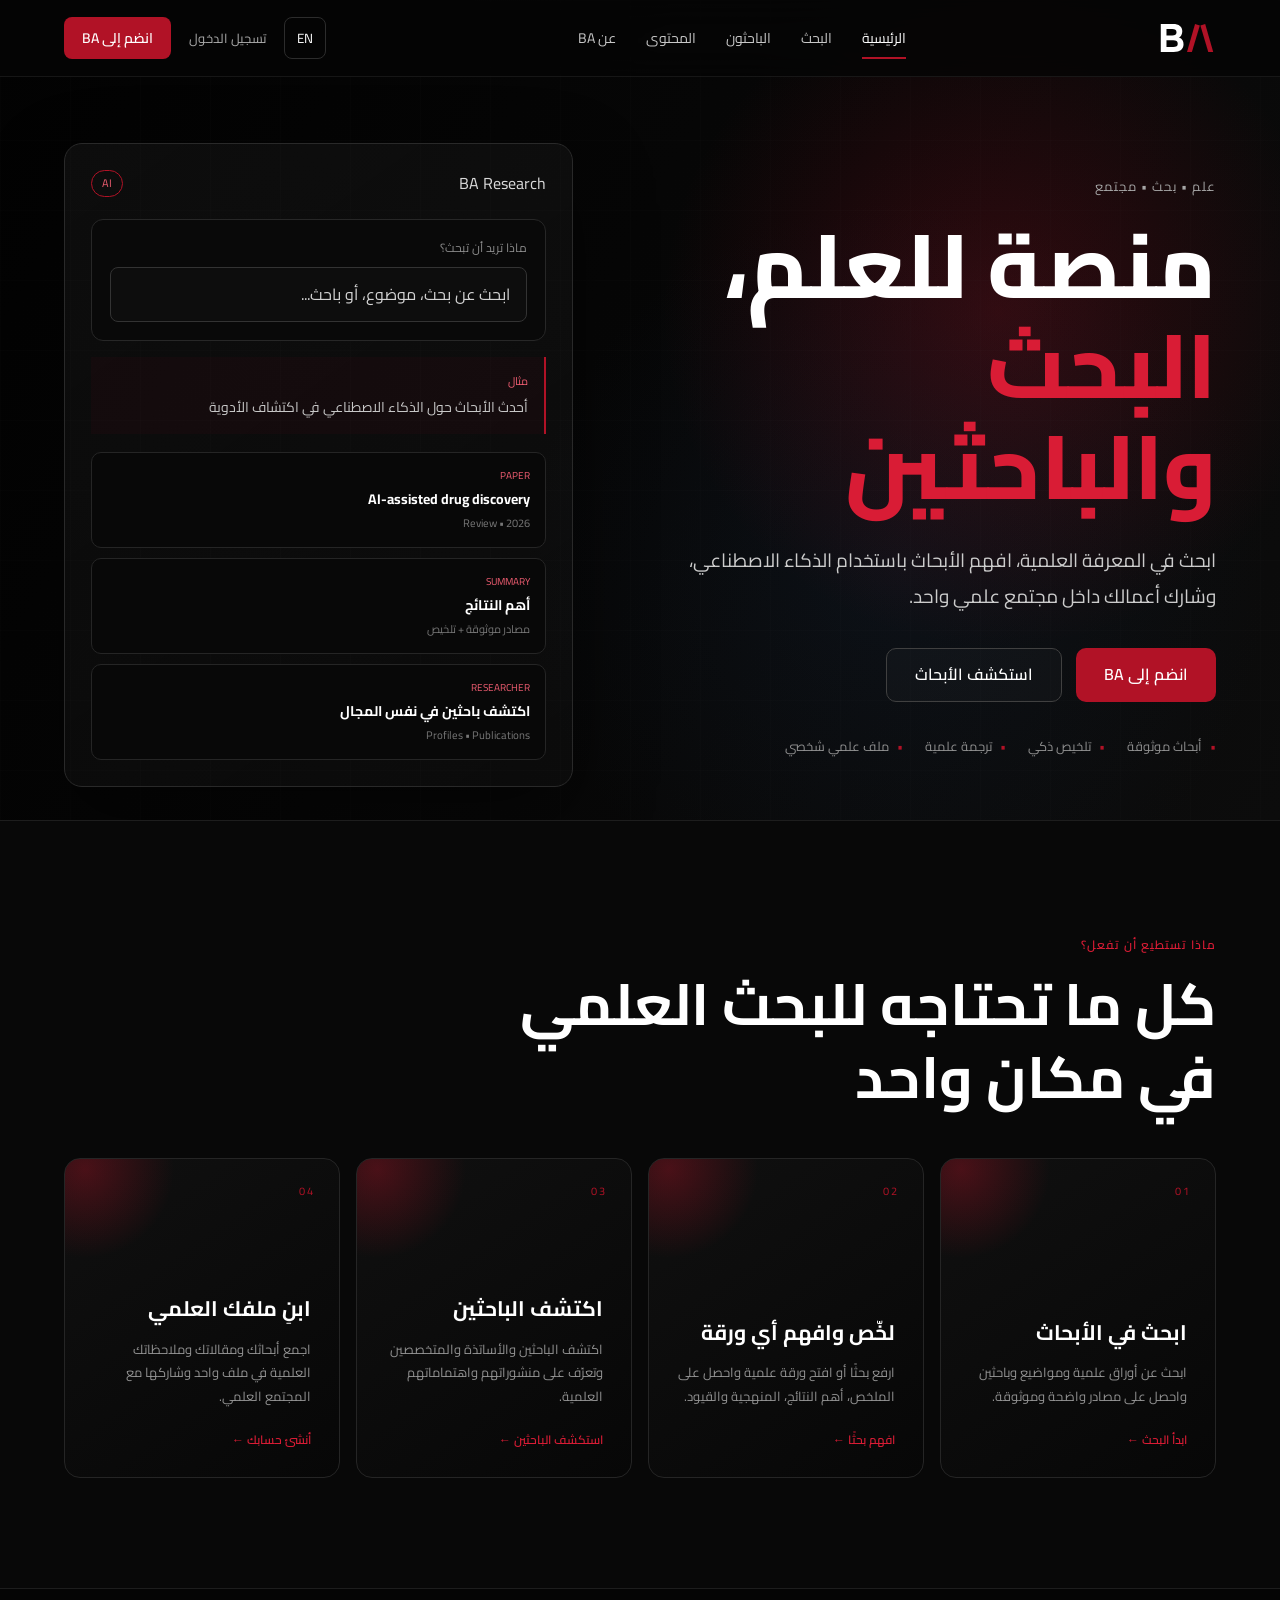
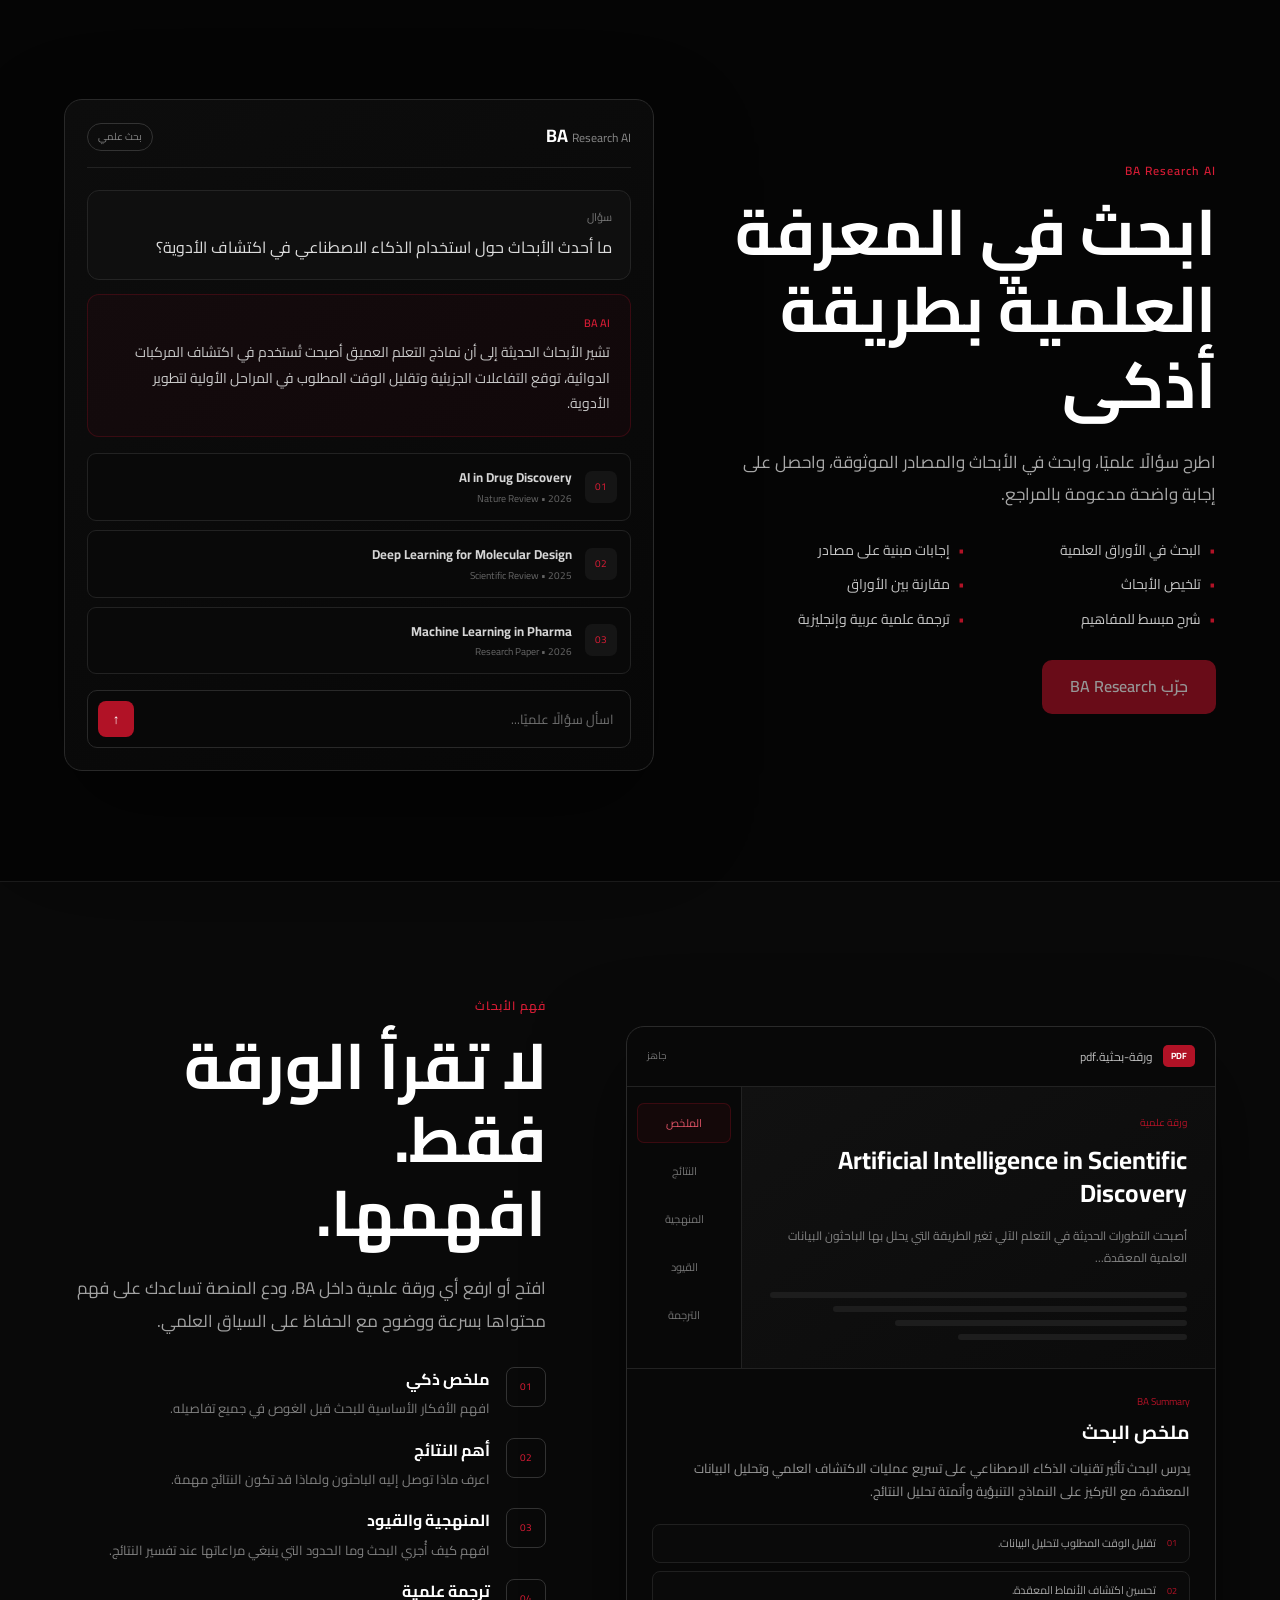
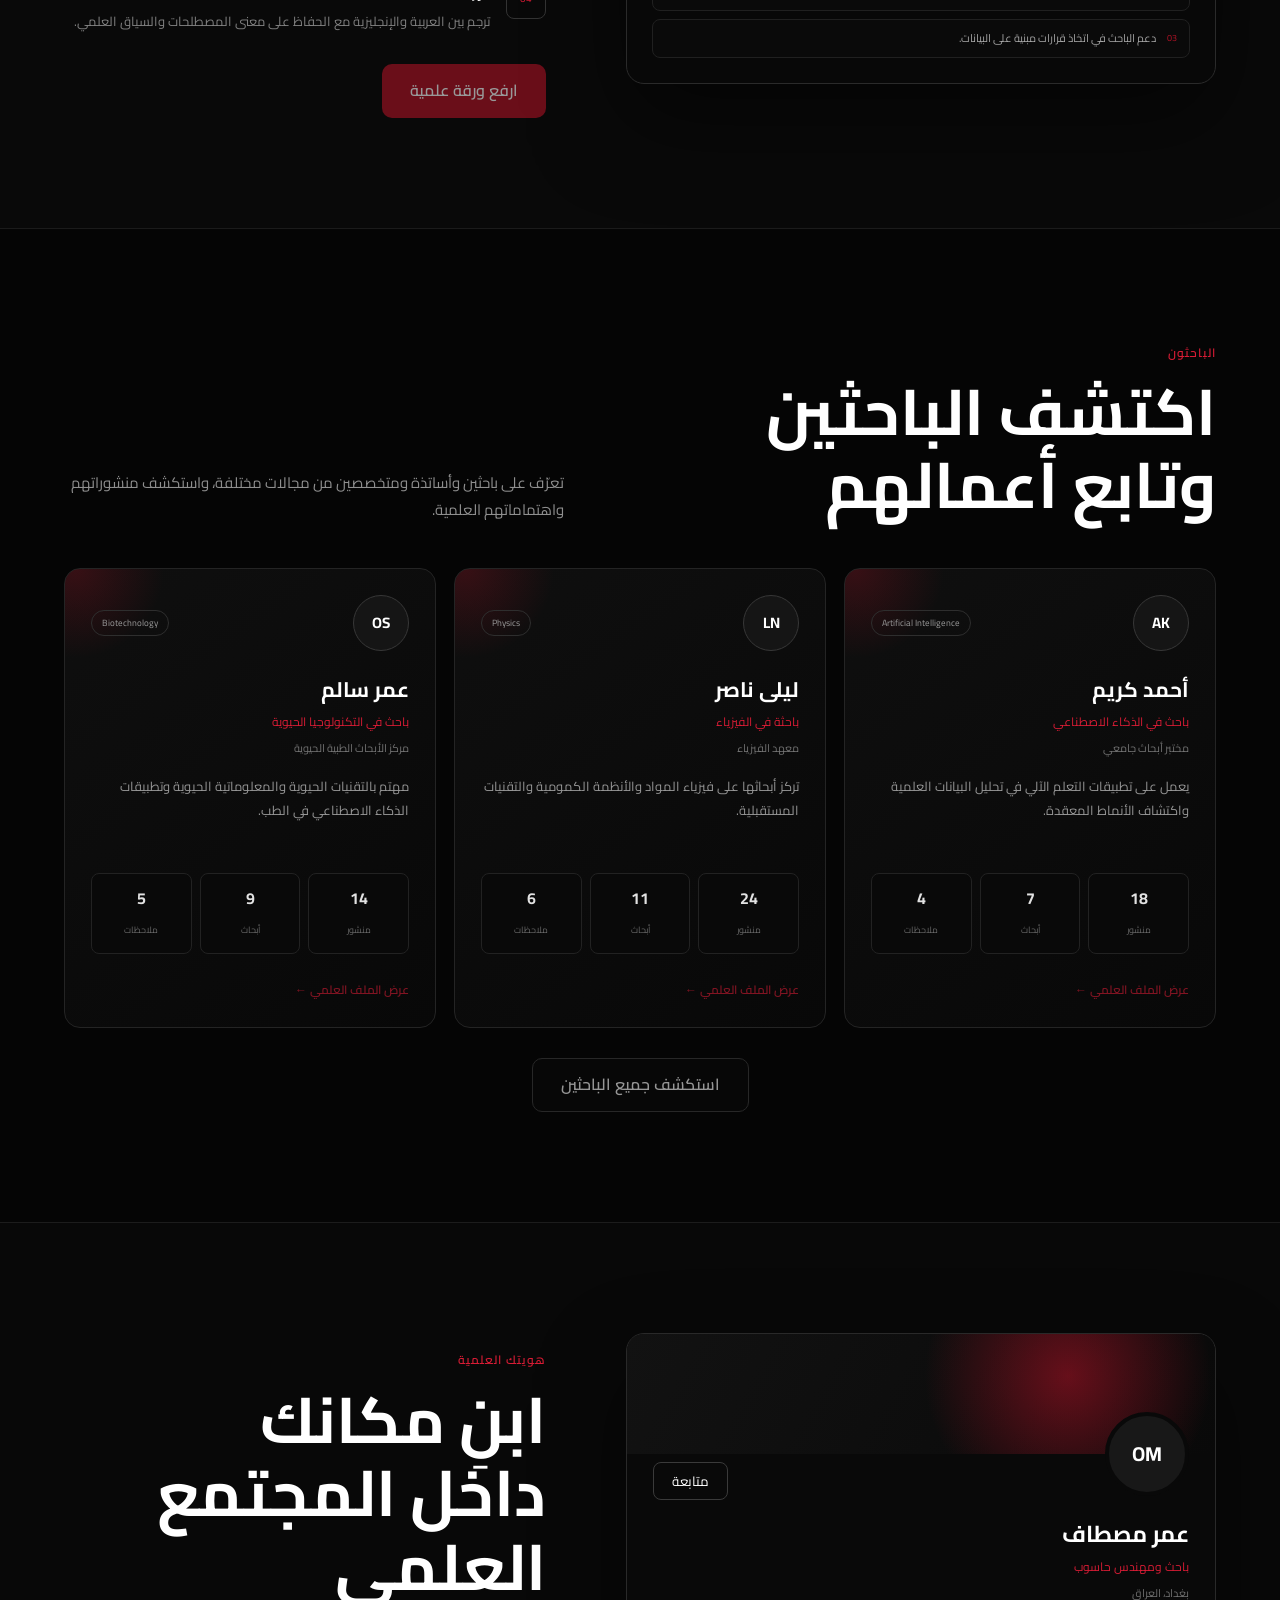
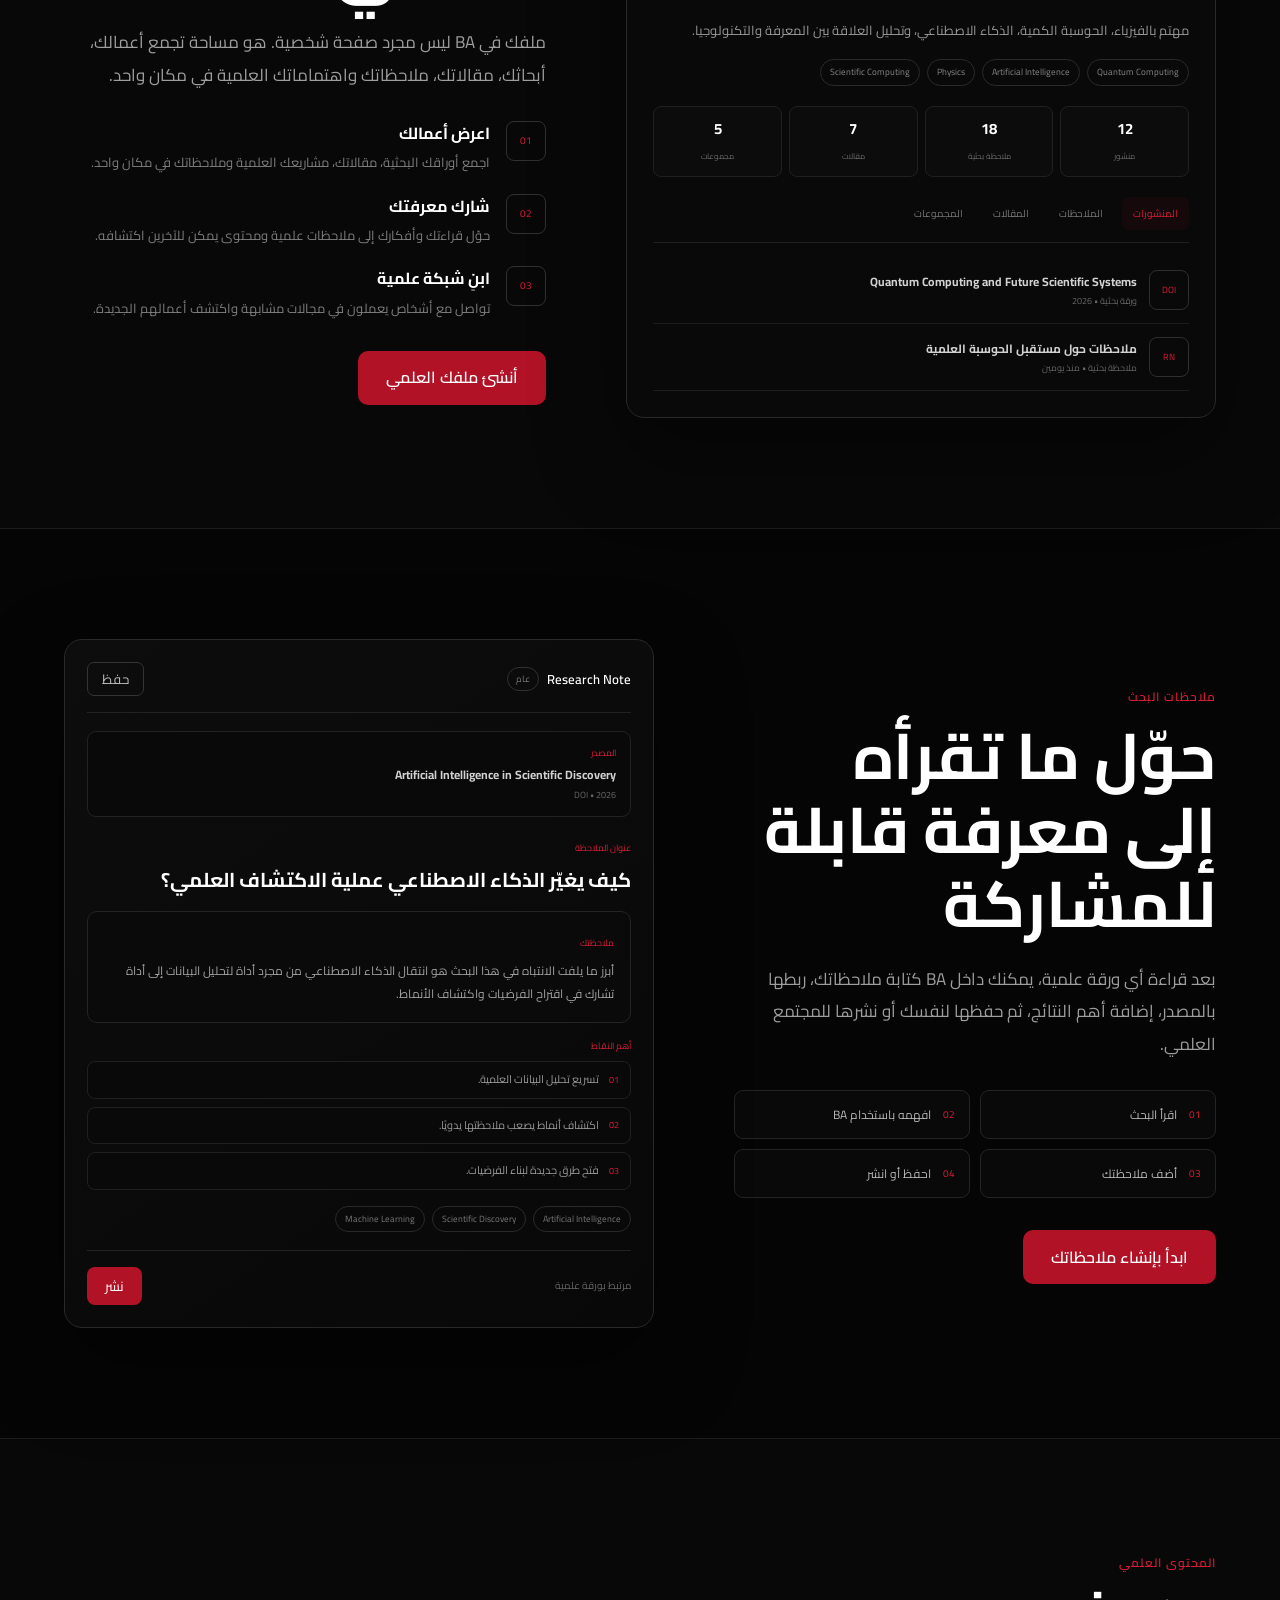
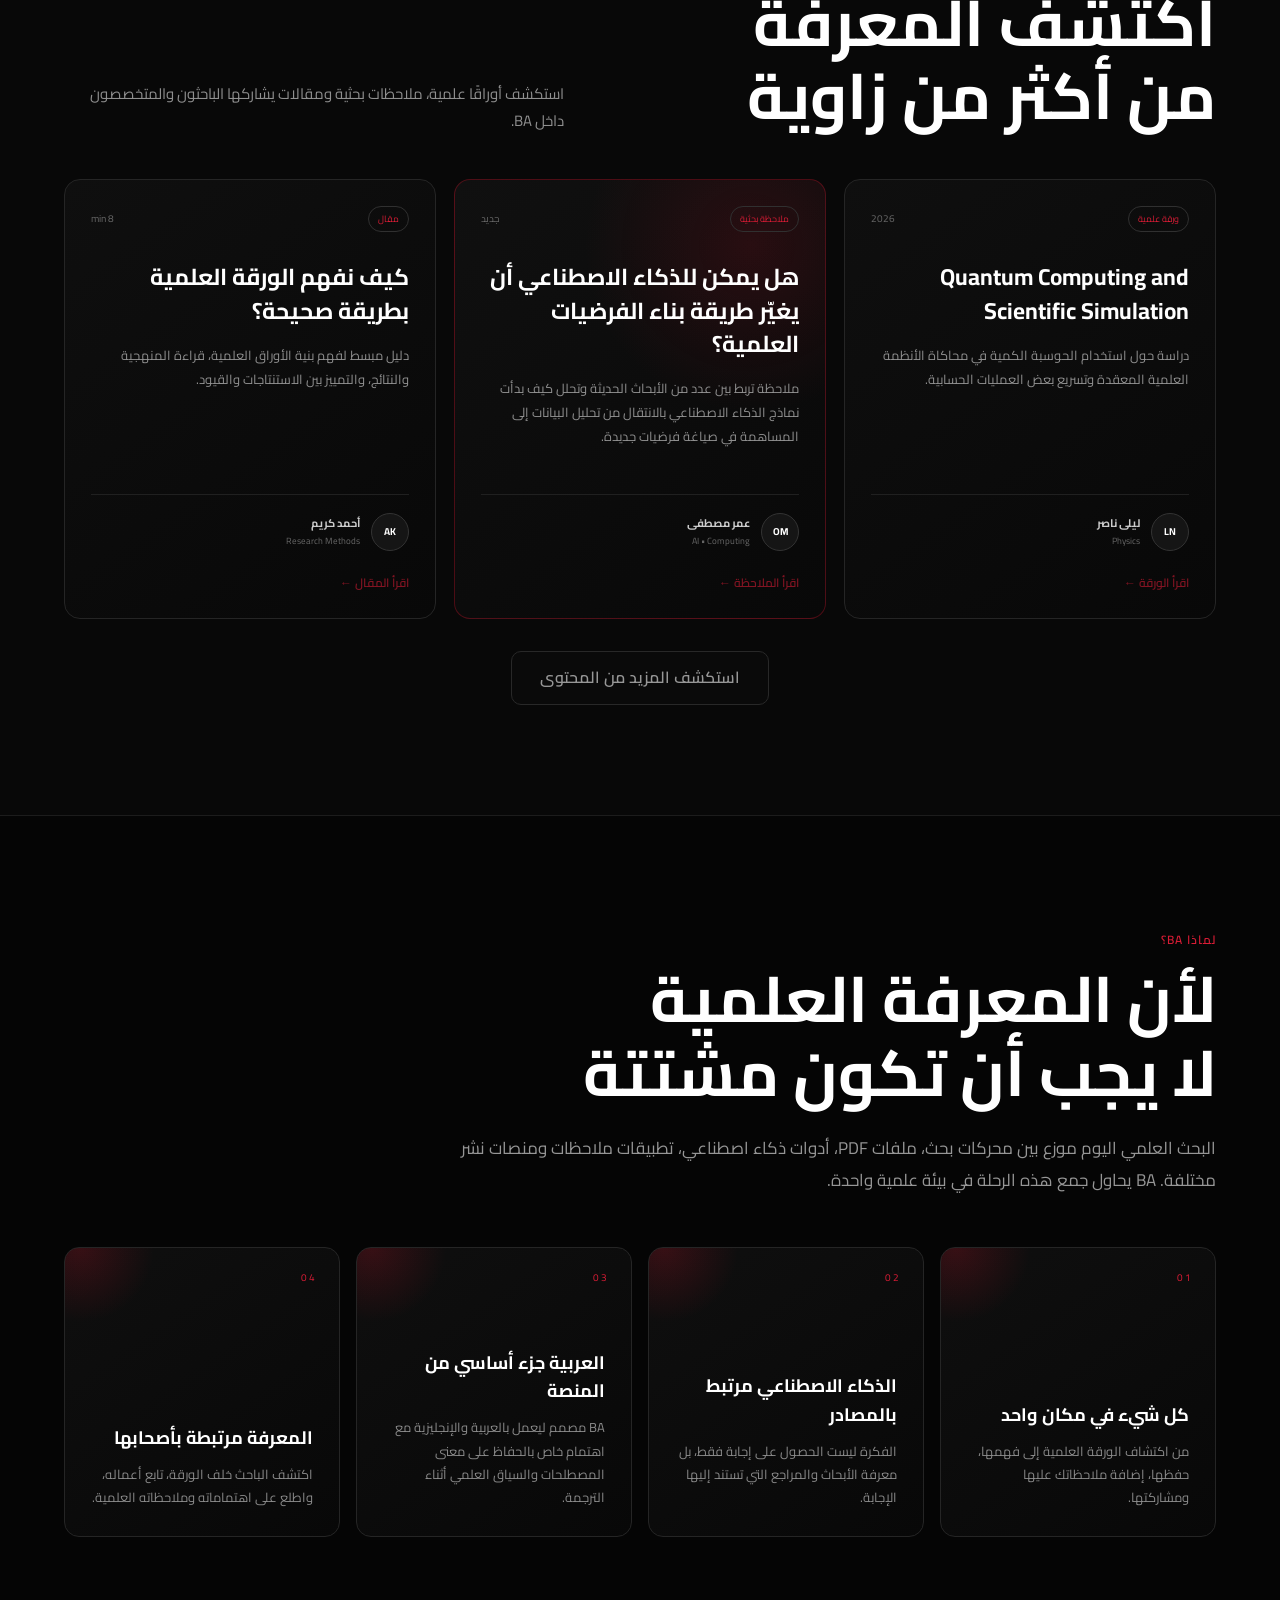
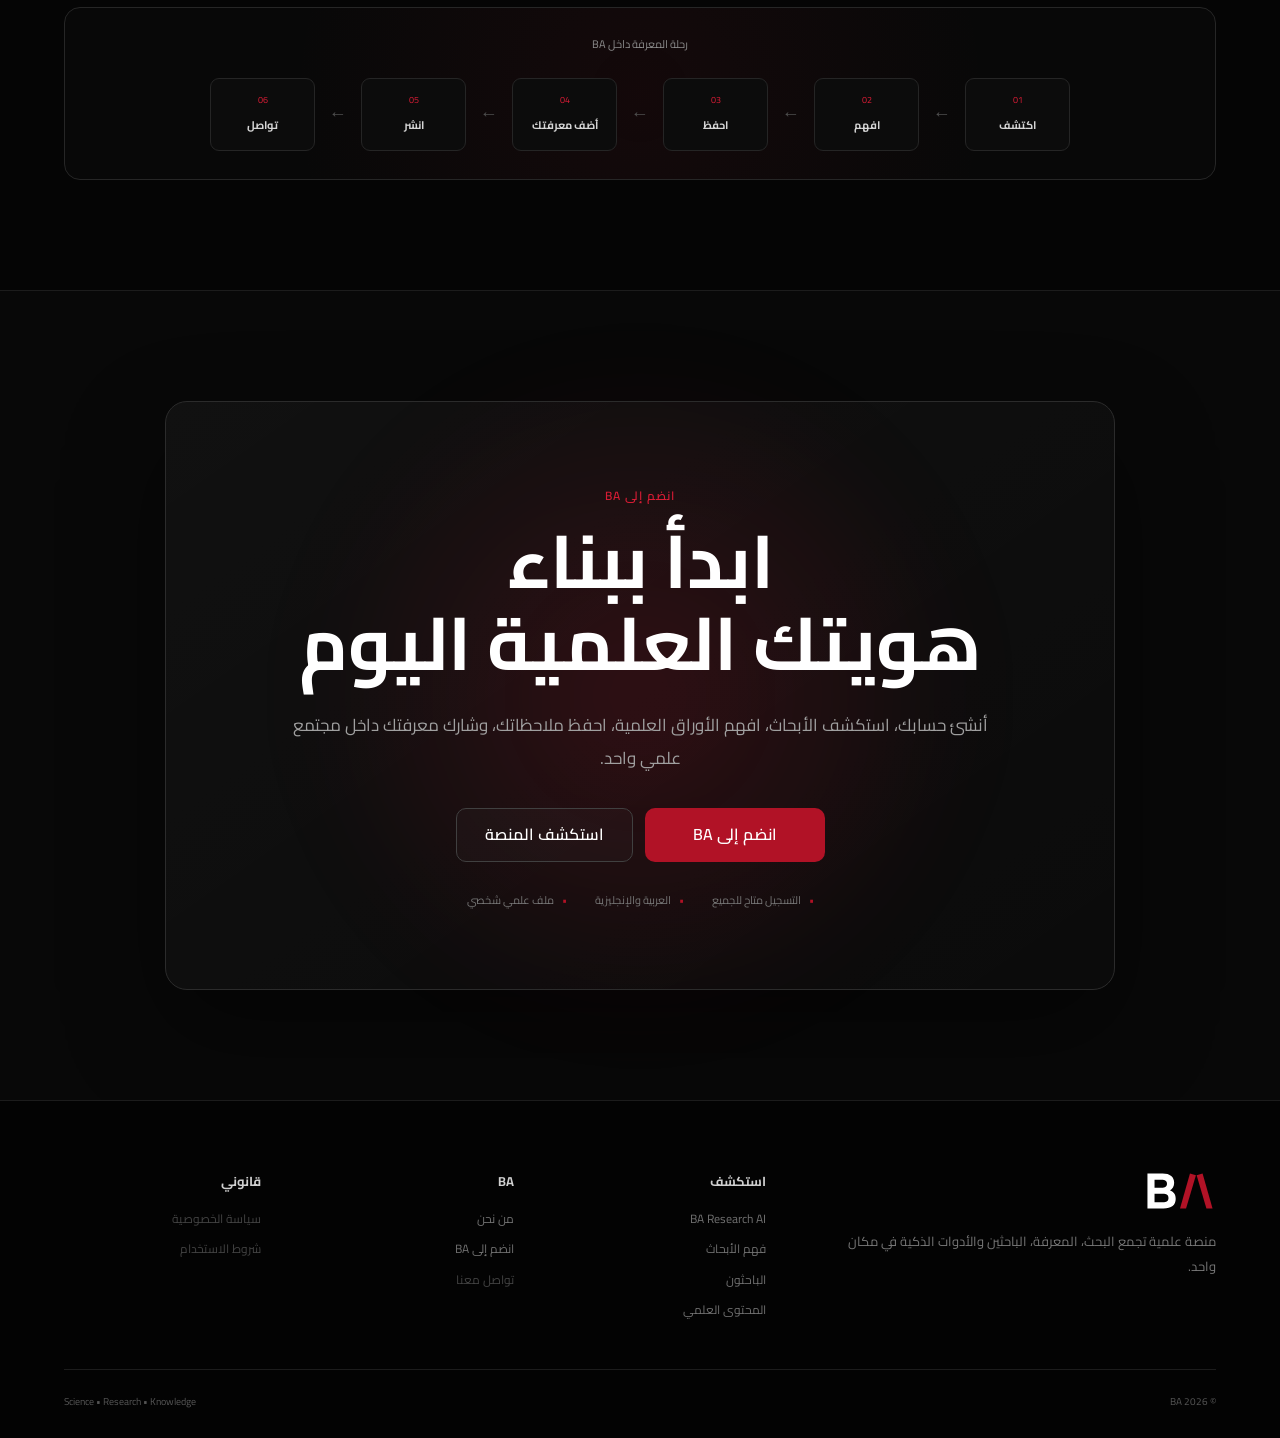
<file: index.html>
<!DOCTYPE html>
<html lang="ar" dir="rtl">

<head>

    <!-- =====================================================
         BA SCIENCE
         File: index.html

         Purpose:
         Public landing page for the BA platform.

         Current Status:
         - Public marketing / product overview page
         - Arabic and English interface
         - Navigation to Signup and Login
         - Several product sections are visual prototypes only

         Security Notes:
         - No authentication logic or secret keys belong here.
         - Do not place private API keys in this page.
         - Prototype actions must not be mistaken for implemented features.
         - User-generated content is not rendered on this page yet.
    ====================================================== -->

    <meta charset="UTF-8">

    <meta
        name="viewport"
        content="width=device-width, initial-scale=1.0"
    >

    <title>BA Science | العلم والبحث</title>

    <meta
        name="description"
        content="BA Science - منصة علمية تجمع المعرفة والبحث العلمي والباحثين والأدوات الذكية"
    >

    <meta
        name="referrer"
        content="strict-origin-when-cross-origin"
    >

    <meta
        name="theme-color"
        content="#0a0a0a"
    >


    <link
        rel="preconnect"
        href="https://fonts.googleapis.com"
    >

    <link
        rel="preconnect"
        href="https://fonts.gstatic.com"
        crossorigin
    >

    <!-- Arabic Font -->
    <link
        href="https://fonts.googleapis.com/css2?family=Cairo:wght@400;500;600;700;800&display=swap"
        rel="stylesheet"
    >

    <!-- English Font -->
    <link
        href="https://fonts.googleapis.com/css2?family=Montserrat:wght@400;500;600;700;800&display=swap"
        rel="stylesheet"
    >

    <!-- =========================
     BA STYLES
========================= -->




    <!-- BA STYLES -->
    <link rel="stylesheet" href="./css/base.css">
    <link rel="stylesheet" href="./css/components.css">
    <link rel="stylesheet" href="./css/home.css">

</head>


<body>


    <!-- =========================
         HEADER
    ========================== -->

    <header class="site-header">

        <div class="container navbar">

            <a
    href="#home"
    class="logo"
    aria-label="BA Science Home"
>
    <img
        src="./images/logo.svg"
        alt="BA Science"
    >
</a>


            <nav class="nav-links" id="navLinks" aria-label="Primary navigation">

    <a
        href="#home"
        class="active"
        data-ar="الرئيسية"
        data-en="Home"
    >
        الرئيسية
    </a>

    <a
        href="./research.html"
        data-ar="البحث"
        data-en="Research"
    >
        البحث
    </a>

    <a
        href="#researchers"
        data-ar="الباحثون"
        data-en="Researchers"
    >
        الباحثون
    </a>

    <a
        href="#articles"
        data-ar="المحتوى"
        data-en="Content"
    >
        المحتوى
    </a>

    <a
        href="#about"
        data-ar="عن BA"
        data-en="About"
    >
        عن BA
    </a>

</nav>


            <div class="header-actions">

                <button
                    class="language-button"
                    id="languageButton"
                    type="button"
                    aria-label="Switch to English"
                >
                    EN
                </button>

                <a
                    href="./login.html"
                    class="login-link"
                    data-ar="تسجيل الدخول"
                    data-en="Sign In"
                >
                 تسجيل الدخول
                </a>

                <a
                    href="./signup.html"
                    class="join-button"
                    data-ar="انضم إلى BA"
                    data-en="Join BA"
                >
                    انضم إلى BA
                </a>


                <button
                    class="menu-button"
                    id="menuButton"
                    type="button"
                    aria-label="Menu"
                    aria-controls="navLinks"
                    aria-expanded="false"
                >
                    ☰
                </button>

            </div>

        </div>

    </header>



    <!-- =========================
         HERO
    ========================== -->

    <section
        class="hero"
        id="home"
    >

        <div class="hero-background" aria-hidden="true"></div>


        <div class="container hero-layout">


            <div class="hero-copy">


                <span
                    class="hero-kicker"
                    data-ar="علم • بحث • مجتمع"
                    data-en="Science • Research • Community"
                >
                    علم • بحث • مجتمع
                </span>


                <h1>

                    <span
                        data-ar="منصة للعلم،"
                        data-en="A Platform for Science,"
                    >
                        منصة للعلم،
                    </span>

                    <br>

                    <span
                        class="hero-accent"
                        data-ar="البحث والباحثين"
                        data-en="Research & Researchers"
                    >
                        البحث والباحثين
                    </span>

                </h1>


                <p
                    class="hero-description"
                    data-ar="ابحث في المعرفة العلمية، افهم الأبحاث باستخدام الذكاء الاصطناعي، وشارك أعمالك داخل مجتمع علمي واحد."
                    data-en="Search scientific knowledge, understand research with AI, and share your work within one scientific community."
                >
                    ابحث في المعرفة العلمية،
                    افهم الأبحاث باستخدام الذكاء الاصطناعي،
                    وشارك أعمالك داخل مجتمع علمي واحد.
                </p>


                <div class="hero-actions">

                    <a
                        href="./signup.html"
                        class="btn btn-primary"
                        data-ar="انضم إلى BA"
                        data-en="Join BA"
                    >
                        انضم إلى BA
                    </a>


                    <a
                        href="./research.html"
                        class="btn btn-secondary"
                        data-ar="استكشف الأبحاث"
                        data-en="Explore Research"
                    >
                        استكشف الأبحاث
                    </a>

                </div>


                <div class="hero-points">

                    <span
                        data-ar="أبحاث موثوقة"
                        data-en="Trusted Research"
                    >
                        أبحاث موثوقة
                    </span>


                    <span
                        data-ar="تلخيص ذكي"
                        data-en="Smart Summaries"
                    >
                        تلخيص ذكي
                    </span>


                    <span
                        data-ar="ترجمة علمية"
                        data-en="Scientific Translation"
                    >
                        ترجمة علمية
                    </span>


                    <span
                        data-ar="ملف علمي شخصي"
                        data-en="Scientific Profile"
                    >
                        ملف علمي شخصي
                    </span>

                </div>

            </div>



            <!-- HERO DEMO PANEL -->

            <div class="hero-panel">


                <div class="panel-top">

                    <span>
                        BA Research
                    </span>

                    <span class="live-dot">
                        AI
                    </span>

                </div>


                <div class="search-box">

                    <span
                        class="search-label"
                        data-ar="ماذا تريد أن تبحث؟"
                        data-en="What would you like to research?"
                    >
                        ماذا تريد أن تبحث؟
                    </span>


                    <div
                        class="search-input"
                        data-ar="ابحث عن بحث، موضوع، أو باحث..."
                        data-en="Search for a paper, topic, or researcher..."
                    >
                        ابحث عن بحث، موضوع، أو باحث...
                    </div>

                </div>


                <div class="research-example">

                    <span
                        class="example-title"
                        data-ar="مثال"
                        data-en="Example"
                    >
                        مثال
                    </span>


                    <p
                        data-ar="أحدث الأبحاث حول الذكاء الاصطناعي في اكتشاف الأدوية"
                        data-en="Latest research on artificial intelligence in drug discovery"
                    >
                        أحدث الأبحاث حول الذكاء الاصطناعي
                        في اكتشاف الأدوية
                    </p>

                </div>


                <div class="panel-results">


                    <div class="result-card">

                        <span class="result-type">
                            Paper
                        </span>

                        <strong>
                            AI-assisted drug discovery
                        </strong>

                        <span>
                            2026 • Review
                        </span>

                    </div>


                    <div class="result-card">

                        <span class="result-type">
                            Summary
                        </span>

                        <strong
                            data-ar="أهم النتائج"
                            data-en="Key Findings"
                        >
                            أهم النتائج
                        </strong>

                        <span
                            data-ar="مصادر موثوقة + تلخيص"
                            data-en="Trusted sources + summary"
                        >
                            مصادر موثوقة + تلخيص
                        </span>

                    </div>


                    <div class="result-card">

                        <span class="result-type">
                            Researcher
                        </span>

                        <strong
                            data-ar="اكتشف باحثين في نفس المجال"
                            data-en="Discover researchers in the same field"
                        >
                            اكتشف باحثين في نفس المجال
                        </strong>

                        <span>
                            Profiles • Publications
                        </span>

                    </div>

                </div>

            </div>

        </div>

    </section>


<!-- =========================
     CAPABILITIES
========================== -->

<section class="section capabilities" id="explore">

    <div class="container">

        <div class="section-header">

            <div>

                <span
                    class="section-label"
                    data-ar="ماذا تستطيع أن تفعل؟"
                    data-en="What can you do?"
                >
                    ماذا تستطيع أن تفعل؟
                </span>

                <h2
                    data-ar="كل ما تحتاجه للبحث العلمي في مكان واحد"
                    data-en="Everything you need for scientific research in one place"
                >
                    كل ما تحتاجه للبحث العلمي في مكان واحد
                </h2>

            </div>

        </div>


        <div class="capabilities-grid">


            <!-- 01 -->

            <article class="capability-card">

                <span class="capability-number">
                    01
                </span>

                <h3
                    data-ar="ابحث في الأبحاث"
                    data-en="Search Research"
                >
                    ابحث في الأبحاث
                </h3>

                <p
                    data-ar="ابحث عن أوراق علمية ومواضيع وباحثين واحصل على مصادر واضحة وموثوقة."
                    data-en="Search scientific papers, topics, and researchers with clear and reliable sources."
                >
                    ابحث عن أوراق علمية ومواضيع وباحثين واحصل على مصادر واضحة وموثوقة.
                </p>

                <a
                    href="#research-ai"
                    data-ar="ابدأ البحث ←"
                    data-en="Start Searching →"
                >
                    ابدأ البحث ←
                </a>

            </article>


            <!-- 02 -->

            <article class="capability-card">

                <span class="capability-number">
                    02
                </span>

                <h3
                    data-ar="لخّص وافهم أي ورقة"
                    data-en="Summarize & Understand Papers"
                >
                    لخّص وافهم أي ورقة
                </h3>

                <p
                    data-ar="ارفع بحثًا أو افتح ورقة علمية واحصل على الملخص، أهم النتائج، المنهجية والقيود."
                    data-en="Upload or open a scientific paper and understand its summary, findings, methodology, and limitations."
                >
                    ارفع بحثًا أو افتح ورقة علمية واحصل على الملخص، أهم النتائج، المنهجية والقيود.
                </p>

                <a
                    href="#paper-intelligence"
                    data-ar="افهم بحثًا ←"
                    data-en="Understand a Paper →"
                >
                    افهم بحثًا ←
                </a>

            </article>


            <!-- 03 -->

            <article class="capability-card">

                <span class="capability-number">
                    03
                </span>

                <h3
                    data-ar="اكتشف الباحثين"
                    data-en="Discover Researchers"
                >
                    اكتشف الباحثين
                </h3>

                <p
                    data-ar="اكتشف الباحثين والأساتذة والمتخصصين وتعرّف على منشوراتهم واهتماماتهم العلمية."
                    data-en="Discover researchers, professors, and specialists and explore their publications and interests."
                >
                    اكتشف الباحثين والأساتذة والمتخصصين وتعرّف على منشوراتهم واهتماماتهم العلمية.
                </p>

                <a
                    href="#researchers"
                    data-ar="استكشف الباحثين ←"
                    data-en="Explore Researchers →"
                >
                    استكشف الباحثين ←
                </a>

            </article>


            <!-- 04 -->

            <article class="capability-card">

                <span class="capability-number">
                    04
                </span>

                <h3
                    data-ar="ابنِ ملفك العلمي"
                    data-en="Build Your Scientific Profile"
                >
                    ابنِ ملفك العلمي
                </h3>

                <p
                    data-ar="اجمع أبحاثك ومقالاتك وملاحظاتك العلمية في ملف واحد وشاركها مع المجتمع العلمي."
                    data-en="Collect your research, articles, and scientific notes in one profile and share them with the scientific community."
                >
                    اجمع أبحاثك ومقالاتك وملاحظاتك العلمية في ملف واحد وشاركها مع المجتمع العلمي.
                </p>

                <a
                    href="#join"
                    data-ar="أنشئ حسابك ←"
                    data-en="Create Your Account →"
                >
                    أنشئ حسابك ←
                </a>

            </article>

        </div>

    </div>

</section>

<!-- =========================
     BA RESEARCH AI

     PROTOTYPE:
     This section currently demonstrates the intended product experience.
     The real research / AI backend is not implemented in index.html.
========================== -->

<section class="section research-ai" id="research-ai">

    <div class="container research-ai-layout">

        <div class="research-ai-copy">

            <span
                class="section-label"
                data-ar="BA Research AI"
                data-en="BA Research AI"
            >
                BA Research AI
            </span>

            <h2
                data-ar="ابحث في المعرفة العلمية بطريقة أذكى"
                data-en="Search Scientific Knowledge Smarter"
            >
                ابحث في المعرفة العلمية بطريقة أذكى
            </h2>

            <p
                data-ar="اطرح سؤالًا علميًا، وابحث في الأبحاث والمصادر الموثوقة، واحصل على إجابة واضحة مدعومة بالمراجع."
                data-en="Ask a scientific question, search trusted research sources, and get a clear answer supported by references."
            >
                اطرح سؤالًا علميًا، وابحث في الأبحاث والمصادر الموثوقة،
                واحصل على إجابة واضحة مدعومة بالمراجع.
            </p>


            <ul class="ai-features">

                <li
                    data-ar="البحث في الأوراق العلمية"
                    data-en="Search scientific papers"
                >
                    البحث في الأوراق العلمية
                </li>

                <li
                    data-ar="إجابات مبنية على مصادر"
                    data-en="Source-based answers"
                >
                    إجابات مبنية على مصادر
                </li>

                <li
                    data-ar="تلخيص الأبحاث"
                    data-en="Research summaries"
                >
                    تلخيص الأبحاث
                </li>

                <li
                    data-ar="مقارنة بين الأوراق"
                    data-en="Compare papers"
                >
                    مقارنة بين الأوراق
                </li>

                <li
                    data-ar="شرح مبسط للمفاهيم"
                    data-en="Simplified explanations"
                >
                    شرح مبسط للمفاهيم
                </li>

                <li
                    data-ar="ترجمة علمية عربية وإنجليزية"
                    data-en="Arabic-English scientific translation"
                >
                    ترجمة علمية عربية وإنجليزية
                </li>

            </ul>


            <a
                data-prototype="true"
                    aria-disabled="true"
                    tabindex="-1"
                class="btn btn-primary"
                data-ar="جرّب BA Research"
                data-en="Try BA Research"
            >
                جرّب BA Research
            </a>

        </div>


        <div class="ai-demo">

            <div class="ai-demo-header">

                <div>

                    <span class="ai-brand">
                        BA
                    </span>

                    <span class="ai-mode">
                        Research AI
                    </span>

                </div>

                <span
                    class="ai-status"
                    data-ar="بحث علمي"
                    data-en="Scientific Search"
                >
                    بحث علمي
                </span>

            </div>


            <div class="ai-question">

                <span
                    class="question-label"
                    data-ar="سؤال"
                    data-en="Question"
                >
                    سؤال
                </span>

                <p
                    data-ar="ما أحدث الأبحاث حول استخدام الذكاء الاصطناعي في اكتشاف الأدوية؟"
                    data-en="What is the latest research on using artificial intelligence in drug discovery?"
                >
                    ما أحدث الأبحاث حول استخدام الذكاء الاصطناعي
                    في اكتشاف الأدوية؟
                </p>

            </div>


            <div class="ai-answer">

                <span class="answer-label">
                    BA AI
                </span>

                <p
                    data-ar="تشير الأبحاث الحديثة إلى أن نماذج التعلم العميق أصبحت تُستخدم في اكتشاف المركبات الدوائية، توقع التفاعلات الجزيئية وتقليل الوقت المطلوب في المراحل الأولية لتطوير الأدوية."
                    data-en="Recent research shows that deep learning models are increasingly used to discover drug compounds, predict molecular interactions, and reduce the time required in early drug-development stages."
                >
                    تشير الأبحاث الحديثة إلى أن نماذج التعلم العميق أصبحت تُستخدم
                    في اكتشاف المركبات الدوائية، توقع التفاعلات الجزيئية وتقليل الوقت
                    المطلوب في المراحل الأولية لتطوير الأدوية.
                </p>

            </div>


            <div class="ai-sources">

                <div class="source-card">

                    <span class="source-number">
                        01
                    </span>

                    <div>

                        <strong>
                            AI in Drug Discovery
                        </strong>

                        <span>
                            Nature Review • 2026
                        </span>

                    </div>

                </div>


                <div class="source-card">

                    <span class="source-number">
                        02
                    </span>

                    <div>

                        <strong>
                            Deep Learning for Molecular Design
                        </strong>

                        <span>
                            Scientific Review • 2025
                        </span>

                    </div>

                </div>


                <div class="source-card">

                    <span class="source-number">
                        03
                    </span>

                    <div>

                        <strong>
                            Machine Learning in Pharma
                        </strong>

                        <span>
                            Research Paper • 2026
                        </span>

                    </div>

                </div>

            </div>


            <div class="ai-input-preview">

                <span
                    data-ar="اسأل سؤالًا علميًا..."
                    data-en="Ask a scientific question..."
                >
                    اسأل سؤالًا علميًا...
                </span>

                <button type="button">
                    ↑
                </button>

            </div>

        </div>

    </div>

</section>

<!-- =========================
     PAPER INTELLIGENCE
========================== -->

<section
    class="section paper-intelligence"
    id="paper-intelligence"
>

    <div class="container paper-layout">


        <!-- LEFT: PAPER PREVIEW -->

        <div class="paper-preview">

            <div class="paper-window">


                <div class="paper-window-top">

                    <div>

                        <span class="paper-badge">
                            PDF
                        </span>

                        <span
                            class="paper-file-name"
                            data-ar="ورقة-بحثية.pdf"
                            data-en="research-paper.pdf"
                        >
                            ورقة-بحثية.pdf
                        </span>

                    </div>

                    <span
                        class="paper-status"
                        data-ar="جاهز"
                        data-en="Ready"
                    >
                        جاهز
                    </span>

                </div>


                <div class="paper-body">


                    <div class="paper-document">

                        <span
                            class="paper-small-label"
                            data-ar="ورقة علمية"
                            data-en="Research Paper"
                        >
                            ورقة علمية
                        </span>


                        <h3>
                            Artificial Intelligence
                            in Scientific Discovery
                        </h3>


                        <p
                            data-ar="أصبحت التطورات الحديثة في التعلم الآلي تغير الطريقة التي يحلل بها الباحثون البيانات العلمية المعقدة..."
                            data-en="Recent advances in machine learning are changing how researchers analyze complex scientific data..."
                        >
                            أصبحت التطورات الحديثة في التعلم الآلي
                            تغير الطريقة التي يحلل بها الباحثون
                            البيانات العلمية المعقدة...
                        </p>


                        <div class="paper-lines">

                            <span></span>
                            <span></span>
                            <span></span>
                            <span></span>

                        </div>

                    </div>


                    <!-- PAPER TOOLS -->

                    <div class="paper-tools">

                        <button
                            type="button"
                            class="paper-tool active"
                            data-ar="الملخص"
                            data-en="Summary"
                        >
                            الملخص
                        </button>

                        <button
                            type="button"
                            class="paper-tool"
                            data-ar="النتائج"
                            data-en="Findings"
                        >
                            النتائج
                        </button>

                        <button
                            type="button"
                            class="paper-tool"
                            data-ar="المنهجية"
                            data-en="Methodology"
                        >
                            المنهجية
                        </button>

                        <button
                            type="button"
                            class="paper-tool"
                            data-ar="القيود"
                            data-en="Limitations"
                        >
                            القيود
                        </button>

                        <button
                            type="button"
                            class="paper-tool"
                            data-ar="الترجمة"
                            data-en="Translate"
                        >
                            الترجمة
                        </button>

                    </div>

                </div>


                <!-- SUMMARY -->

                <div class="paper-summary">

                    <span class="summary-label">
                        BA Summary
                    </span>


                    <h4
                        data-ar="ملخص البحث"
                        data-en="Research Summary"
                    >
                        ملخص البحث
                    </h4>


                    <p
                        data-ar="يدرس البحث تأثير تقنيات الذكاء الاصطناعي على تسريع عمليات الاكتشاف العلمي وتحليل البيانات المعقدة، مع التركيز على النماذج التنبؤية وأتمتة تحليل النتائج."
                        data-en="The paper examines how artificial intelligence can accelerate scientific discovery and complex data analysis, focusing on predictive models and automated result analysis."
                    >
                        يدرس البحث تأثير تقنيات الذكاء الاصطناعي
                        على تسريع عمليات الاكتشاف العلمي وتحليل
                        البيانات المعقدة، مع التركيز على النماذج
                        التنبؤية وأتمتة تحليل النتائج.
                    </p>


                    <div class="summary-points">


                        <div>

                            <span>
                                01
                            </span>

                            <p
                                data-ar="تقليل الوقت المطلوب لتحليل البيانات."
                                data-en="Reduce the time required to analyze data."
                            >
                                تقليل الوقت المطلوب لتحليل البيانات.
                            </p>

                        </div>


                        <div>

                            <span>
                                02
                            </span>

                            <p
                                data-ar="تحسين اكتشاف الأنماط المعقدة."
                                data-en="Improve the discovery of complex patterns."
                            >
                                تحسين اكتشاف الأنماط المعقدة.
                            </p>

                        </div>


                        <div>

                            <span>
                                03
                            </span>

                            <p
                                data-ar="دعم الباحث في اتخاذ قرارات مبنية على البيانات."
                                data-en="Help researchers make data-driven decisions."
                            >
                                دعم الباحث في اتخاذ قرارات مبنية على البيانات.
                            </p>

                        </div>


                    </div>

                </div>

            </div>

        </div>



        <!-- RIGHT: COPY -->

        <div class="paper-copy">

            <span
                class="section-label"
                data-ar="فهم الأبحاث"
                data-en="Paper Intelligence"
            >
                فهم الأبحاث
            </span>


            <h2>

                <span
                    data-ar="لا تقرأ الورقة فقط."
                    data-en="Don't Just Read the Paper."
                >
                    لا تقرأ الورقة فقط.
                </span>

                <br>

                <span
                    data-ar="افهمها."
                    data-en="Understand It."
                >
                    افهمها.
                </span>

            </h2>


            <p
                data-ar="افتح أو ارفع أي ورقة علمية داخل BA، ودع المنصة تساعدك على فهم محتواها بسرعة ووضوح مع الحفاظ على السياق العلمي."
                data-en="Open or upload a scientific paper to BA and let the platform help you understand it clearly and efficiently while preserving its scientific context."
            >
                افتح أو ارفع أي ورقة علمية داخل BA،
                ودع المنصة تساعدك على فهم محتواها بسرعة
                ووضوح مع الحفاظ على السياق العلمي.
            </p>


            <div class="paper-feature-list">


                <!-- 01 -->

                <div class="paper-feature">

                    <span class="paper-feature-icon">
                        01
                    </span>

                    <div>

                        <h3
                            data-ar="ملخص ذكي"
                            data-en="Smart Summary"
                        >
                            ملخص ذكي
                        </h3>

                        <p
                            data-ar="افهم الأفكار الأساسية للبحث قبل الغوص في جميع تفاصيله."
                            data-en="Understand the paper's core ideas before diving into every detail."
                        >
                            افهم الأفكار الأساسية للبحث
                            قبل الغوص في جميع تفاصيله.
                        </p>

                    </div>

                </div>


                <!-- 02 -->

                <div class="paper-feature">

                    <span class="paper-feature-icon">
                        02
                    </span>

                    <div>

                        <h3
                            data-ar="أهم النتائج"
                            data-en="Key Findings"
                        >
                            أهم النتائج
                        </h3>

                        <p
                            data-ar="اعرف ماذا توصل إليه الباحثون ولماذا قد تكون النتائج مهمة."
                            data-en="See what the researchers found and why those results may matter."
                        >
                            اعرف ماذا توصل إليه الباحثون
                            ولماذا قد تكون النتائج مهمة.
                        </p>

                    </div>

                </div>


                <!-- 03 -->

                <div class="paper-feature">

                    <span class="paper-feature-icon">
                        03
                    </span>

                    <div>

                        <h3
                            data-ar="المنهجية والقيود"
                            data-en="Methodology & Limitations"
                        >
                            المنهجية والقيود
                        </h3>

                        <p
                            data-ar="افهم كيف أُجري البحث وما الحدود التي ينبغي مراعاتها عند تفسير النتائج."
                            data-en="Understand how the study was conducted and what limitations should be considered when interpreting the results."
                        >
                            افهم كيف أُجري البحث وما الحدود
                            التي ينبغي مراعاتها عند تفسير النتائج.
                        </p>

                    </div>

                </div>


                <!-- 04 -->

                <div class="paper-feature">

                    <span class="paper-feature-icon">
                        04
                    </span>

                    <div>

                        <h3
                            data-ar="ترجمة علمية"
                            data-en="Scientific Translation"
                        >
                            ترجمة علمية
                        </h3>

                        <p
                            data-ar="ترجم بين العربية والإنجليزية مع الحفاظ على معنى المصطلحات والسياق العلمي."
                            data-en="Translate between Arabic and English while preserving scientific terminology and context."
                        >
                            ترجم بين العربية والإنجليزية
                            مع الحفاظ على معنى المصطلحات
                            والسياق العلمي.
                        </p>

                    </div>

                </div>


            </div>


            <a
                data-prototype="true"
                    aria-disabled="true"
                    tabindex="-1"
                class="btn btn-primary"
                data-ar="ارفع ورقة علمية"
                data-en="Upload a Paper"
            >
                ارفع ورقة علمية
            </a>

        </div>

    </div>

</section>

<!-- =========================
     RESEARCHERS

     PROTOTYPE:
     Researcher cards on the landing page are demonstration content.
     They are not yet loaded from public researcher profiles.
========================== -->

<section class="section researchers" id="researchers">

    <div class="container">

        <div class="section-header researchers-header">

            <div>

                <span
                    class="section-label"
                    data-ar="الباحثون"
                    data-en="Researchers"
                >
                    الباحثون
                </span>

                <h2>
                    <span
                        data-ar="اكتشف الباحثين"
                        data-en="Discover Researchers"
                    >
                        اكتشف الباحثين
                    </span>

                    <br>

                    <span
                        data-ar="وتابع أعمالهم"
                        data-en="and Follow Their Work"
                    >
                        وتابع أعمالهم
                    </span>
                </h2>

            </div>

            <p
                data-ar="تعرّف على باحثين وأساتذة ومتخصصين من مجالات مختلفة، واستكشف منشوراتهم واهتماماتهم العلمية."
                data-en="Discover researchers, professors, and specialists across different fields and explore their publications and scientific interests."
            >
                تعرّف على باحثين وأساتذة ومتخصصين من مجالات مختلفة،
                واستكشف منشوراتهم واهتماماتهم العلمية.
            </p>

        </div>


        <div class="researchers-grid">


            <!-- Researcher 01 -->

            <article class="researcher-card">

                <div class="researcher-top">

                    <div class="researcher-avatar">
                        AK
                    </div>

                    <span class="researcher-field">
                        Artificial Intelligence
                    </span>

                </div>


                <div class="researcher-info">

                    <h3
                        data-ar="أحمد كريم"
                        data-en="Ahmed Kareem"
                    >
                        أحمد كريم
                    </h3>

                    <span
                        class="researcher-title"
                        data-ar="باحث في الذكاء الاصطناعي"
                        data-en="Artificial Intelligence Researcher"
                    >
                        باحث في الذكاء الاصطناعي
                    </span>

                    <span
                        class="researcher-institution"
                        data-ar="مختبر أبحاث جامعي"
                        data-en="University Research Lab"
                    >
                        مختبر أبحاث جامعي
                    </span>

                </div>


                <p
                    class="researcher-bio"
                    data-ar="يعمل على تطبيقات التعلم الآلي في تحليل البيانات العلمية واكتشاف الأنماط المعقدة."
                    data-en="Works on machine learning applications for scientific data analysis and complex pattern discovery."
                >
                    يعمل على تطبيقات التعلم الآلي
                    في تحليل البيانات العلمية
                    واكتشاف الأنماط المعقدة.
                </p>


                <div class="researcher-stats">

                    <div>
                        <strong>18</strong>

                        <span
                            data-ar="منشور"
                            data-en="Publications"
                        >
                            منشور
                        </span>
                    </div>

                    <div>
                        <strong>7</strong>

                        <span
                            data-ar="أبحاث"
                            data-en="Papers"
                        >
                            أبحاث
                        </span>
                    </div>

                    <div>
                        <strong>4</strong>

                        <span
                            data-ar="ملاحظات"
                            data-en="Notes"
                        >
                            ملاحظات
                        </span>
                    </div>

                </div>


                <a
                    data-prototype="true"
                    aria-disabled="true"
                    tabindex="-1"
                    class="researcher-link"
                    data-ar="عرض الملف العلمي ←"
                    data-en="View Scientific Profile →"
                >
                    عرض الملف العلمي ←
                </a>

            </article>


            <!-- Researcher 02 -->

            <article class="researcher-card">

                <div class="researcher-top">

                    <div class="researcher-avatar">
                        LN
                    </div>

                    <span class="researcher-field">
                        Physics
                    </span>

                </div>


                <div class="researcher-info">

                    <h3
                        data-ar="ليلى ناصر"
                        data-en="Layla Nasser"
                    >
                        ليلى ناصر
                    </h3>

                    <span
                        class="researcher-title"
                        data-ar="باحثة في الفيزياء"
                        data-en="Physics Researcher"
                    >
                        باحثة في الفيزياء
                    </span>

                    <span
                        class="researcher-institution"
                        data-ar="معهد الفيزياء"
                        data-en="Institute of Physics"
                    >
                        معهد الفيزياء
                    </span>

                </div>


                <p
                    class="researcher-bio"
                    data-ar="تركز أبحاثها على فيزياء المواد والأنظمة الكمومية والتقنيات المستقبلية."
                    data-en="Her research focuses on materials physics, quantum systems, and emerging technologies."
                >
                    تركز أبحاثها على فيزياء المواد
                    والأنظمة الكمومية
                    والتقنيات المستقبلية.
                </p>


                <div class="researcher-stats">

                    <div>
                        <strong>24</strong>

                        <span
                            data-ar="منشور"
                            data-en="Publications"
                        >
                            منشور
                        </span>
                    </div>

                    <div>
                        <strong>11</strong>

                        <span
                            data-ar="أبحاث"
                            data-en="Papers"
                        >
                            أبحاث
                        </span>
                    </div>

                    <div>
                        <strong>6</strong>

                        <span
                            data-ar="ملاحظات"
                            data-en="Notes"
                        >
                            ملاحظات
                        </span>
                    </div>

                </div>


                <a
                    data-prototype="true"
                    aria-disabled="true"
                    tabindex="-1"
                    class="researcher-link"
                    data-ar="عرض الملف العلمي ←"
                    data-en="View Scientific Profile →"
                >
                    عرض الملف العلمي ←
                </a>

            </article>


            <!-- Researcher 03 -->

            <article class="researcher-card">

                <div class="researcher-top">

                    <div class="researcher-avatar">
                        OS
                    </div>

                    <span class="researcher-field">
                        Biotechnology
                    </span>

                </div>


                <div class="researcher-info">

                    <h3
                        data-ar="عمر سالم"
                        data-en="Omar Salem"
                    >
                        عمر سالم
                    </h3>

                    <span
                        class="researcher-title"
                        data-ar="باحث في التكنولوجيا الحيوية"
                        data-en="Biotechnology Researcher"
                    >
                        باحث في التكنولوجيا الحيوية
                    </span>

                    <span
                        class="researcher-institution"
                        data-ar="مركز الأبحاث الطبية الحيوية"
                        data-en="Biomedical Research Center"
                    >
                        مركز الأبحاث الطبية الحيوية
                    </span>

                </div>


                <p
                    class="researcher-bio"
                    data-ar="مهتم بالتقنيات الحيوية والمعلوماتية الحيوية وتطبيقات الذكاء الاصطناعي في الطب."
                    data-en="Interested in biotechnology, bioinformatics, and artificial intelligence applications in medicine."
                >
                    مهتم بالتقنيات الحيوية،
                    المعلوماتية الحيوية
                    وتطبيقات الذكاء الاصطناعي في الطب.
                </p>


                <div class="researcher-stats">

                    <div>
                        <strong>14</strong>

                        <span
                            data-ar="منشور"
                            data-en="Publications"
                        >
                            منشور
                        </span>
                    </div>

                    <div>
                        <strong>9</strong>

                        <span
                            data-ar="أبحاث"
                            data-en="Papers"
                        >
                            أبحاث
                        </span>
                    </div>

                    <div>
                        <strong>5</strong>

                        <span
                            data-ar="ملاحظات"
                            data-en="Notes"
                        >
                            ملاحظات
                        </span>
                    </div>

                </div>


                <a
                    data-prototype="true"
                    aria-disabled="true"
                    tabindex="-1"
                    class="researcher-link"
                    data-ar="عرض الملف العلمي ←"
                    data-en="View Scientific Profile →"
                >
                    عرض الملف العلمي ←
                </a>

            </article>

        </div>


        <div class="researchers-action">

            <a
                data-prototype="true"
                    aria-disabled="true"
                    tabindex="-1"
                class="btn btn-secondary"
                data-ar="استكشف جميع الباحثين"
                data-en="Explore All Researchers"
            >
                استكشف جميع الباحثين
            </a>

        </div>

    </div>

</section>

<!-- =========================
     SCIENTIFIC PROFILE
========================== -->

<section class="section scientific-profile" id="scientific-profile">

    <div class="container profile-layout">


        <!-- PROFILE PREVIEW -->

        <div class="profile-preview">

            <div class="profile-card-main">

                <div class="profile-cover"></div>


                <div class="profile-main-content">

                    <div class="profile-header-row">

                        <div class="profile-avatar-large">
                            OM
                        </div>


                        <div class="profile-actions">

                            <button
                                type="button"
                                class="profile-follow"
                                data-ar="متابعة"
                                data-en="Follow"
                            >
                                متابعة
                            </button>

                        </div>

                    </div>


                    <div class="profile-identity">

                        <h3
                            data-ar="عمر مصطاف"
                            data-en="Omar Mussttaf"
                        >
                            عمر مصطاف
                        </h3>

                        <span
                            class="profile-role"
                            data-ar="باحث ومهندس حاسوب"
                            data-en="Researcher & Computer Engineer"
                        >
                            باحث ومهندس حاسوب
                        </span>

                        <span
                            class="profile-place"
                            data-ar="بغداد، العراق"
                            data-en="Baghdad, Iraq"
                        >
                            بغداد، العراق
                        </span>

                    </div>


                    <p
                        class="profile-bio-main"
                        data-ar="مهتم بالفيزياء، الحوسبة الكمية، الذكاء الاصطناعي، وتحليل العلاقة بين المعرفة والتكنولوجيا."
                        data-en="Interested in physics, quantum computing, artificial intelligence, and the relationship between knowledge and technology."
                    >
                        مهتم بالفيزياء، الحوسبة الكمية، الذكاء الاصطناعي،
                        وتحليل العلاقة بين المعرفة والتكنولوجيا.
                    </p>


                    <div class="profile-interests">

                        <span>Quantum Computing</span>
                        <span>Artificial Intelligence</span>
                        <span>Physics</span>
                        <span>Scientific Computing</span>

                    </div>


                    <div class="profile-stats-large">

                        <div>
                            <strong>12</strong>

                            <span
                                data-ar="منشور"
                                data-en="Publications"
                            >
                                منشور
                            </span>
                        </div>


                        <div>
                            <strong>18</strong>

                            <span
                                data-ar="ملاحظة بحثية"
                                data-en="Research Notes"
                            >
                                ملاحظة بحثية
                            </span>
                        </div>


                        <div>
                            <strong>7</strong>

                            <span
                                data-ar="مقالات"
                                data-en="Articles"
                            >
                                مقالات
                            </span>
                        </div>


                        <div>
                            <strong>5</strong>

                            <span
                                data-ar="مجموعات"
                                data-en="Collections"
                            >
                                مجموعات
                            </span>
                        </div>

                    </div>


                    <div class="profile-tabs">

                        <button type="button"
                            class="profile-tab active"
                            data-ar="المنشورات"
                            data-en="Publications"
                        >
                            المنشورات
                        </button>

                        <button type="button"
                            class="profile-tab"
                            data-ar="الملاحظات"
                            data-en="Research Notes"
                        >
                            الملاحظات
                        </button>

                        <button type="button"
                            class="profile-tab"
                            data-ar="المقالات"
                            data-en="Articles"
                        >
                            المقالات
                        </button>

                        <button type="button"
                            class="profile-tab"
                            data-ar="المجموعات"
                            data-en="Collections"
                        >
                            المجموعات
                        </button>

                    </div>


                    <div class="profile-publication">

                        <div class="publication-icon">
                            DOI
                        </div>

                        <div>

                            <strong>
                                Quantum Computing and Future Scientific Systems
                            </strong>

                            <span
                                data-ar="ورقة بحثية • 2026"
                                data-en="Research Paper • 2026"
                            >
                                ورقة بحثية • 2026
                            </span>

                        </div>

                    </div>


                    <div class="profile-publication">

                        <div class="publication-icon">
                            RN
                        </div>

                        <div>

                            <strong
                                data-ar="ملاحظات حول مستقبل الحوسبة العلمية"
                                data-en="Notes on the Future of Scientific Computing"
                            >
                                ملاحظات حول مستقبل الحوسبة العلمية
                            </strong>

                            <span
                                data-ar="ملاحظة بحثية • منذ يومين"
                                data-en="Research Note • 2 days ago"
                            >
                                ملاحظة بحثية • منذ يومين
                            </span>

                        </div>

                    </div>

                </div>

            </div>

        </div>



        <!-- PROFILE COPY -->

        <div class="profile-copy">

            <span
                class="section-label"
                data-ar="هويتك العلمية"
                data-en="Your Scientific Identity"
            >
                هويتك العلمية
            </span>


            <h2>

                <span
                    data-ar="ابنِ مكانك"
                    data-en="Build Your Place"
                >
                    ابنِ مكانك
                </span>

                <br>

                <span
                    data-ar="داخل المجتمع العلمي"
                    data-en="in the Scientific Community"
                >
                    داخل المجتمع العلمي
                </span>

            </h2>


            <p
                data-ar="ملفك في BA ليس مجرد صفحة شخصية. هو مساحة تجمع أعمالك، أبحاثك، مقالاتك، ملاحظاتك واهتماماتك العلمية في مكان واحد."
                data-en="Your BA profile is more than a personal page. It is a space that brings together your research, publications, articles, notes, and scientific interests."
            >
                ملفك في BA ليس مجرد صفحة شخصية.
                هو مساحة تجمع أعمالك، أبحاثك، مقالاتك،
                ملاحظاتك واهتماماتك العلمية في مكان واحد.
            </p>


            <div class="profile-benefits">


                <div class="profile-benefit">

                    <span>01</span>

                    <div>

                        <h3
                            data-ar="اعرض أعمالك"
                            data-en="Showcase Your Work"
                        >
                            اعرض أعمالك
                        </h3>

                        <p
                            data-ar="اجمع أوراقك البحثية، مقالاتك، مشاريعك العلمية وملاحظاتك في مكان واحد."
                            data-en="Bring your research papers, articles, scientific projects, and notes together in one place."
                        >
                            اجمع أوراقك البحثية، مقالاتك، مشاريعك
                            العلمية وملاحظاتك في مكان واحد.
                        </p>

                    </div>

                </div>


                <div class="profile-benefit">

                    <span>02</span>

                    <div>

                        <h3
                            data-ar="شارك معرفتك"
                            data-en="Share Your Knowledge"
                        >
                            شارك معرفتك
                        </h3>

                        <p
                            data-ar="حوّل قراءتك وأفكارك إلى ملاحظات علمية ومحتوى يمكن للآخرين اكتشافه."
                            data-en="Turn your reading and ideas into scientific notes and content others can discover."
                        >
                            حوّل قراءتك وأفكارك إلى ملاحظات علمية
                            ومحتوى يمكن للآخرين اكتشافه.
                        </p>

                    </div>

                </div>


                <div class="profile-benefit">

                    <span>03</span>

                    <div>

                        <h3
                            data-ar="ابنِ شبكة علمية"
                            data-en="Build a Scientific Network"
                        >
                            ابنِ شبكة علمية
                        </h3>

                        <p
                            data-ar="تواصل مع أشخاص يعملون في مجالات مشابهة واكتشف أعمالهم الجديدة."
                            data-en="Connect with people working in related fields and discover their latest work."
                        >
                            تواصل مع أشخاص يعملون في مجالات مشابهة
                            واكتشف أعمالهم الجديدة.
                        </p>

                    </div>

                </div>


            </div>


            <a
                href="./signup.html"
                class="btn btn-primary"
                data-ar="أنشئ ملفك العلمي"
                data-en="Create Your Scientific Profile"
            >
                أنشئ ملفك العلمي
            </a>

        </div>

    </div>

</section>

<!-- =========================
     RESEARCH NOTES
========================== -->

<section class="section research-notes" id="research-notes">

    <div class="container notes-layout">


        <!-- COPY -->

        <div class="notes-copy">

            <span
                class="section-label"
                data-ar="ملاحظات البحث"
                data-en="Research Notes"
            >
                ملاحظات البحث
            </span>


            <h2>

                <span
                    data-ar="حوّل ما تقرأه"
                    data-en="Turn What You Read"
                >
                    حوّل ما تقرأه
                </span>

                <br>

                <span
                    data-ar="إلى معرفة قابلة للمشاركة"
                    data-en="Into Shareable Knowledge"
                >
                    إلى معرفة قابلة للمشاركة
                </span>

            </h2>


            <p
                data-ar="بعد قراءة أي ورقة علمية، يمكنك داخل BA كتابة ملاحظاتك، ربطها بالمصدر، إضافة أهم النتائج، ثم حفظها لنفسك أو نشرها للمجتمع العلمي."
                data-en="After reading any scientific paper, BA lets you write your own notes, connect them to the source, add key findings, and save them privately or publish them to the scientific community."
            >
                بعد قراءة أي ورقة علمية، يمكنك داخل BA كتابة ملاحظاتك،
                ربطها بالمصدر، إضافة أهم النتائج، ثم حفظها لنفسك
                أو نشرها للمجتمع العلمي.
            </p>


            <div class="notes-flow">

                <div>
                    <span>01</span>

                    <p
                        data-ar="اقرأ البحث"
                        data-en="Read the Paper"
                    >
                        اقرأ البحث
                    </p>
                </div>


                <div>
                    <span>02</span>

                    <p
                        data-ar="افهمه باستخدام BA"
                        data-en="Understand it with BA"
                    >
                        افهمه باستخدام BA
                    </p>
                </div>


                <div>
                    <span>03</span>

                    <p
                        data-ar="أضف ملاحظتك"
                        data-en="Add Your Insight"
                    >
                        أضف ملاحظتك
                    </p>
                </div>


                <div>
                    <span>04</span>

                    <p
                        data-ar="احفظ أو انشر"
                        data-en="Save or Publish"
                    >
                        احفظ أو انشر
                    </p>
                </div>

            </div>


            <a
                href="#join"
                class="btn btn-primary"
                data-ar="ابدأ بإنشاء ملاحظاتك"
                data-en="Start Creating Notes"
            >
                ابدأ بإنشاء ملاحظاتك
            </a>

        </div>


        <!-- NOTE PREVIEW -->

        <div class="note-preview">

            <div class="note-window">

                <div class="note-window-top">

                    <div>

                        <span class="note-type">
                            Research Note
                        </span>

                        <span
                            class="note-visibility"
                            data-ar="عام"
                            data-en="Public"
                        >
                            عام
                        </span>

                    </div>


                    <button
                        type="button"
                        class="note-save"
                        data-ar="حفظ"
                        data-en="Save"
                    >
                        حفظ
                    </button>

                </div>


                <div class="note-source">

                    <span
                        class="note-small-label"
                        data-ar="المصدر"
                        data-en="Source"
                    >
                        المصدر
                    </span>

                    <strong>
                        Artificial Intelligence in Scientific Discovery
                    </strong>

                    <span>
                        DOI • 2026
                    </span>

                </div>


                <div class="note-title">

                    <span
                        class="note-small-label"
                        data-ar="عنوان الملاحظة"
                        data-en="Note Title"
                    >
                        عنوان الملاحظة
                    </span>

                    <h3
                        data-ar="كيف يغيّر الذكاء الاصطناعي عملية الاكتشاف العلمي؟"
                        data-en="How is AI Changing the Scientific Discovery Process?"
                    >
                        كيف يغيّر الذكاء الاصطناعي عملية الاكتشاف العلمي؟
                    </h3>

                </div>


                <div class="note-editor">

                    <span
                        class="note-small-label"
                        data-ar="ملاحظتك"
                        data-en="Your Note"
                    >
                        ملاحظتك
                    </span>

                    <p
                        data-ar="أبرز ما يلفت الانتباه في هذا البحث هو انتقال الذكاء الاصطناعي من مجرد أداة لتحليل البيانات إلى أداة تشارك في اقتراح الفرضيات واكتشاف الأنماط."
                        data-en="The most interesting point in this paper is the shift of artificial intelligence from a data-analysis tool to a system that can help generate hypotheses and discover patterns."
                    >
                        أبرز ما يلفت الانتباه في هذا البحث هو انتقال
                        الذكاء الاصطناعي من مجرد أداة لتحليل البيانات
                        إلى أداة تشارك في اقتراح الفرضيات واكتشاف الأنماط.
                    </p>

                </div>


                <div class="note-key-points">

                    <span
                        class="note-small-label"
                        data-ar="أهم النقاط"
                        data-en="Key Points"
                    >
                        أهم النقاط
                    </span>


                    <div>
                        <span>01</span>

                        <p
                            data-ar="تسريع تحليل البيانات العلمية."
                            data-en="Faster scientific data analysis."
                        >
                            تسريع تحليل البيانات العلمية.
                        </p>
                    </div>


                    <div>
                        <span>02</span>

                        <p
                            data-ar="اكتشاف أنماط يصعب ملاحظتها يدويًا."
                            data-en="Discovering patterns that are difficult to identify manually."
                        >
                            اكتشاف أنماط يصعب ملاحظتها يدويًا.
                        </p>
                    </div>


                    <div>
                        <span>03</span>

                        <p
                            data-ar="فتح طرق جديدة لبناء الفرضيات."
                            data-en="Opening new approaches to hypothesis generation."
                        >
                            فتح طرق جديدة لبناء الفرضيات.
                        </p>
                    </div>

                </div>


                <div class="note-tags">

                    <span>Artificial Intelligence</span>
                    <span>Scientific Discovery</span>
                    <span>Machine Learning</span>

                </div>


                <div class="note-bottom">

                    <span
                        data-ar="مرتبط بورقة علمية"
                        data-en="Linked to a scientific paper"
                    >
                        مرتبط بورقة علمية
                    </span>

                    <button
                        type="button"
                        data-ar="نشر"
                        data-en="Publish"
                    >
                        نشر
                    </button>

                </div>

            </div>

        </div>

    </div>

</section>

<!-- =========================
     SCIENTIFIC CONTENT

     PROTOTYPE:
     Content cards below are demonstration content until
     papers, notes and articles are connected to real data.
========================== -->

<section class="section scientific-content" id="articles">

    <div class="container">

        <div class="section-header content-header">

            <div>

                <span
                    class="section-label"
                    data-ar="المحتوى العلمي"
                    data-en="Scientific Content"
                >
                    المحتوى العلمي
                </span>

                <h2>
                    <span
                        data-ar="اكتشف المعرفة"
                        data-en="Discover Knowledge"
                    >
                        اكتشف المعرفة
                    </span>

                    <br>

                    <span
                        data-ar="من أكثر من زاوية"
                        data-en="From More Than One Angle"
                    >
                        من أكثر من زاوية
                    </span>
                </h2>

            </div>


            <p
                data-ar="استكشف أوراقًا علمية، ملاحظات بحثية ومقالات يشاركها الباحثون والمتخصصون داخل BA."
                data-en="Explore scientific papers, research notes, and articles shared by researchers and specialists across BA."
            >
                استكشف أوراقًا علمية، ملاحظات بحثية
                ومقالات يشاركها الباحثون والمتخصصون داخل BA.
            </p>

        </div>



        <div class="content-grid">


            <!-- PAPER -->

            <article class="content-card">

                <div class="content-card-top">

                    <span
                        class="content-type"
                        data-ar="ورقة علمية"
                        data-en="Research Paper"
                    >
                        ورقة علمية
                    </span>

                    <span>
                        2026
                    </span>

                </div>


                <h3>
                    Quantum Computing
                    and Scientific Simulation
                </h3>


                <p
                    data-ar="دراسة حول استخدام الحوسبة الكمية في محاكاة الأنظمة العلمية المعقدة وتسريع بعض العمليات الحسابية."
                    data-en="A study exploring how quantum computing can be used to simulate complex scientific systems and accelerate selected computational processes."
                >
                    دراسة حول استخدام الحوسبة الكمية
                    في محاكاة الأنظمة العلمية المعقدة
                    وتسريع بعض العمليات الحسابية.
                </p>


                <div class="content-author">

                    <div class="content-avatar">
                        LN
                    </div>

                    <div>

                        <strong
                            data-ar="ليلى ناصر"
                            data-en="Layla Nasser"
                        >
                            ليلى ناصر
                        </strong>

                        <span>
                            Physics
                        </span>

                    </div>

                </div>


                <a
                    data-prototype="true"
                    aria-disabled="true"
                    tabindex="-1"
                    class="content-link"
                    data-ar="اقرأ الورقة ←"
                    data-en="Read Paper →"
                >
                    اقرأ الورقة ←
                </a>

            </article>



            <!-- RESEARCH NOTE -->

            <article class="content-card featured-content-card">

                <div class="content-card-top">

                    <span
                        class="content-type"
                        data-ar="ملاحظة بحثية"
                        data-en="Research Note"
                    >
                        ملاحظة بحثية
                    </span>

                    <span
                        data-ar="جديد"
                        data-en="New"
                    >
                        جديد
                    </span>

                </div>


                <h3
                    data-ar="هل يمكن للذكاء الاصطناعي أن يغيّر طريقة بناء الفرضيات العلمية؟"
                    data-en="Can AI Change How Scientific Hypotheses Are Built?"
                >
                    هل يمكن للذكاء الاصطناعي
                    أن يغيّر طريقة بناء الفرضيات العلمية؟
                </h3>


                <p
                    data-ar="ملاحظة تربط بين عدد من الأبحاث الحديثة وتحلل كيف بدأت نماذج الذكاء الاصطناعي بالانتقال من تحليل البيانات إلى المساهمة في صياغة فرضيات جديدة."
                    data-en="A research note connecting recent studies and examining how AI models are moving from data analysis toward assisting in the generation of new scientific hypotheses."
                >
                    ملاحظة تربط بين عدد من الأبحاث الحديثة
                    وتحلل كيف بدأت نماذج الذكاء الاصطناعي
                    بالانتقال من تحليل البيانات إلى المساهمة
                    في صياغة فرضيات جديدة.
                </p>


                <div class="content-author">

                    <div class="content-avatar">
                        OM
                    </div>

                    <div>

                        <strong
                            data-ar="عمر مصطفى"
                            data-en="Omar Musttaf"
                        >
                            عمر مصطفى
                        </strong>

                        <span>
                            AI • Computing
                        </span>

                    </div>

                </div>


                <a
                    data-prototype="true"
                    aria-disabled="true"
                    tabindex="-1"
                    class="content-link"
                    data-ar="اقرأ الملاحظة ←"
                    data-en="Read Note →"
                >
                    اقرأ الملاحظة ←
                </a>

            </article>



            <!-- ARTICLE -->

            <article class="content-card">

                <div class="content-card-top">

                    <span
                        class="content-type"
                        data-ar="مقال"
                        data-en="Article"
                    >
                        مقال
                    </span>

                    <span>
                        8 min
                    </span>

                </div>


                <h3
                    data-ar="كيف نفهم الورقة العلمية بطريقة صحيحة؟"
                    data-en="How Should We Read a Scientific Paper?"
                >
                    كيف نفهم الورقة العلمية
                    بطريقة صحيحة؟
                </h3>


                <p
                    data-ar="دليل مبسط لفهم بنية الأوراق العلمية، قراءة المنهجية والنتائج، والتمييز بين الاستنتاجات والقيود."
                    data-en="A practical guide to understanding scientific-paper structure, methodology, results, conclusions, and limitations."
                >
                    دليل مبسط لفهم بنية الأوراق العلمية،
                    قراءة المنهجية والنتائج،
                    والتمييز بين الاستنتاجات والقيود.
                </p>


                <div class="content-author">

                    <div class="content-avatar">
                        AK
                    </div>

                    <div>

                        <strong
                            data-ar="أحمد كريم"
                            data-en="Ahmed Kareem"
                        >
                            أحمد كريم
                        </strong>

                        <span>
                            Research Methods
                        </span>

                    </div>

                </div>


                <a
                    data-prototype="true"
                    aria-disabled="true"
                    tabindex="-1"
                    class="content-link"
                    data-ar="اقرأ المقال ←"
                    data-en="Read Article →"
                >
                    اقرأ المقال ←
                </a>

            </article>

        </div>


        <div class="content-action">

            <a
                data-prototype="true"
                    aria-disabled="true"
                    tabindex="-1"
                class="btn btn-secondary"
                data-ar="استكشف المزيد من المحتوى"
                data-en="Explore More Content"
            >
                استكشف المزيد من المحتوى
            </a>

        </div>

    </div>

</section>

<!-- =========================
     WHY BA
========================== -->

<section class="section why-ba" id="about">

    <div class="container">

        <div class="why-ba-header">

            <span
                class="section-label"
                data-ar="لماذا BA؟"
                data-en="Why BA?"
            >
                لماذا BA؟
            </span>

            <h2>
                <span
                    data-ar="لأن المعرفة العلمية"
                    data-en="Because Scientific Knowledge"
                >
                    لأن المعرفة العلمية
                </span>

                <br>

                <span
                    data-ar="لا يجب أن تكون مشتتة"
                    data-en="Shouldn't Be Fragmented"
                >
                    لا يجب أن تكون مشتتة
                </span>
            </h2>

            <p
                data-ar="البحث العلمي اليوم موزع بين محركات بحث، ملفات PDF، أدوات ذكاء اصطناعي، تطبيقات ملاحظات ومنصات نشر مختلفة. BA يحاول جمع هذه الرحلة في بيئة علمية واحدة."
                data-en="Scientific work today is fragmented across search engines, PDFs, AI tools, note-taking apps, and publishing platforms. BA brings that journey into one scientific environment."
            >
                البحث العلمي اليوم موزع بين محركات بحث،
                ملفات PDF، أدوات ذكاء اصطناعي، تطبيقات ملاحظات
                ومنصات نشر مختلفة. BA يحاول جمع هذه الرحلة
                في بيئة علمية واحدة.
            </p>

        </div>


        <div class="why-ba-grid">


            <!-- 01 -->

            <article class="why-card">

                <span class="why-number">
                    01
                </span>

                <h3
                    data-ar="كل شيء في مكان واحد"
                    data-en="One Place for the Research Journey"
                >
                    كل شيء في مكان واحد
                </h3>

                <p
                    data-ar="من اكتشاف الورقة العلمية إلى فهمها، حفظها، إضافة ملاحظاتك عليها ومشاركتها."
                    data-en="From discovering a scientific paper to understanding it, saving it, adding your own insights, and sharing them."
                >
                    من اكتشاف الورقة العلمية إلى فهمها،
                    حفظها، إضافة ملاحظاتك عليها ومشاركتها.
                </p>

            </article>


            <!-- 02 -->

            <article class="why-card">

                <span class="why-number">
                    02
                </span>

                <h3
                    data-ar="الذكاء الاصطناعي مرتبط بالمصادر"
                    data-en="AI Connected to Sources"
                >
                    الذكاء الاصطناعي مرتبط بالمصادر
                </h3>

                <p
                    data-ar="الفكرة ليست الحصول على إجابة فقط، بل معرفة الأبحاث والمراجع التي تستند إليها الإجابة."
                    data-en="The goal is not just to receive an answer, but to see the research and references behind it."
                >
                    الفكرة ليست الحصول على إجابة فقط،
                    بل معرفة الأبحاث والمراجع التي
                    تستند إليها الإجابة.
                </p>

            </article>


            <!-- 03 -->

            <article class="why-card">

                <span class="why-number">
                    03
                </span>

                <h3
                    data-ar="العربية جزء أساسي من المنصة"
                    data-en="Arabic Is a Core Part of the Platform"
                >
                    العربية جزء أساسي من المنصة
                </h3>

                <p
                    data-ar="BA مصمم ليعمل بالعربية والإنجليزية مع اهتمام خاص بالحفاظ على معنى المصطلحات والسياق العلمي أثناء الترجمة."
                    data-en="BA is designed for both Arabic and English, with particular attention to preserving scientific terminology and context during translation."
                >
                    BA مصمم ليعمل بالعربية والإنجليزية
                    مع اهتمام خاص بالحفاظ على معنى المصطلحات
                    والسياق العلمي أثناء الترجمة.
                </p>

            </article>


            <!-- 04 -->

            <article class="why-card">

                <span class="why-number">
                    04
                </span>

                <h3
                    data-ar="المعرفة مرتبطة بأصحابها"
                    data-en="Knowledge Connected to People"
                >
                    المعرفة مرتبطة بأصحابها
                </h3>

                <p
                    data-ar="اكتشف الباحث خلف الورقة، تابع أعماله، واطلع على اهتماماته وملاحظاته العلمية."
                    data-en="Discover the researcher behind the paper, follow their work, and explore their interests and scientific notes."
                >
                    اكتشف الباحث خلف الورقة،
                    تابع أعماله، واطلع على اهتماماته
                    وملاحظاته العلمية.
                </p>

            </article>

        </div>


        <!-- CORE LOOP -->

        <div class="ba-loop">

            <span
                class="loop-title"
                data-ar="رحلة المعرفة داخل BA"
                data-en="The Knowledge Journey Inside BA"
            >
                رحلة المعرفة داخل BA
            </span>


            <div class="loop-items">

                <div>
                    <span>01</span>

                    <strong
                        data-ar="اكتشف"
                        data-en="Discover"
                    >
                        اكتشف
                    </strong>
                </div>


                <div class="loop-arrow">
                    →
                </div>


                <div>
                    <span>02</span>

                    <strong
                        data-ar="افهم"
                        data-en="Understand"
                    >
                        افهم
                    </strong>
                </div>


                <div class="loop-arrow">
                    →
                </div>


                <div>
                    <span>03</span>

                    <strong
                        data-ar="احفظ"
                        data-en="Save"
                    >
                        احفظ
                    </strong>
                </div>


                <div class="loop-arrow">
                    →
                </div>


                <div>
                    <span>04</span>

                    <strong
                        data-ar="أضف معرفتك"
                        data-en="Add Insight"
                    >
                        أضف معرفتك
                    </strong>
                </div>


                <div class="loop-arrow">
                    →
                </div>


                <div>
                    <span>05</span>

                    <strong
                        data-ar="انشر"
                        data-en="Publish"
                    >
                        انشر
                    </strong>
                </div>


                <div class="loop-arrow">
                    →
                </div>


                <div>
                    <span>06</span>

                    <strong
                        data-ar="تواصل"
                        data-en="Connect"
                    >
                        تواصل
                    </strong>
                </div>

            </div>

        </div>

    </div>

</section>

<!-- =========================
     JOIN BA
========================== -->

<section class="section join-ba" id="join">

    <div class="container">

        <div class="join-box">

            <span
                class="section-label"
                data-ar="انضم إلى BA"
                data-en="Join BA"
            >
                انضم إلى BA
            </span>

            <h2>
                <span
                    data-ar="ابدأ ببناء"
                    data-en="Start Building"
                >
                    ابدأ ببناء
                </span>

                <br>

                <span
                    data-ar="هويتك العلمية اليوم"
                    data-en="Your Scientific Identity Today"
                >
                    هويتك العلمية اليوم
                </span>
            </h2>

            <p
                data-ar="أنشئ حسابك، استكشف الأبحاث، افهم الأوراق العلمية، احفظ ملاحظاتك، وشارك معرفتك داخل مجتمع علمي واحد."
                data-en="Create your account, explore research, understand scientific papers, save your notes, and share your knowledge within one scientific community."
            >
                أنشئ حسابك، استكشف الأبحاث، افهم الأوراق العلمية،
                احفظ ملاحظاتك، وشارك معرفتك داخل مجتمع علمي واحد.
            </p>


            <div class="join-actions">

                <a
                    href="./signup.html"
                    class="btn btn-primary join-main-button"
                    data-ar="انضم إلى BA"
                    data-en="Join BA"
                >
                    انضم إلى BA
                </a>

                <a
                    href="#research-ai"
                    class="btn btn-secondary"
                    data-ar="استكشف المنصة"
                    data-en="Explore the Platform"
                >
                    استكشف المنصة
                </a>

            </div>


            <div class="join-details">

                <span
                    data-ar="التسجيل متاح للجميع"
                    data-en="Open Registration"
                >
                    التسجيل متاح للجميع
                </span>

                <span
                    data-ar="العربية والإنجليزية"
                    data-en="Arabic & English"
                >
                    العربية والإنجليزية
                </span>

                <span
                    data-ar="ملف علمي شخصي"
                    data-en="Scientific Profile"
                >
                    ملف علمي شخصي
                </span>

            </div>

        </div>

    </div>

</section>

<!-- =========================
     FOOTER
========================== -->

<footer class="site-footer">

    <div class="container">

        <div class="footer-main">


            <div class="footer-brand">

                <a
                href="#home"
                class="footer-logo"
                aria-label="BA Science Home"
>
                <img
                src="./images/logo.svg"
                alt="BA Science"
    >
</a>

                <p
                    data-ar="منصة علمية تجمع البحث، المعرفة، الباحثين والأدوات الذكية في مكان واحد."
                    data-en="A scientific platform bringing research, knowledge, researchers, and intelligent tools together in one place."
                >
                    منصة علمية تجمع البحث، المعرفة،
                    الباحثين والأدوات الذكية في مكان واحد.
                </p>

            </div>



            <div class="footer-column">

                <h3
                    data-ar="استكشف"
                    data-en="Explore"
                >
                    استكشف
                </h3>

                <a
                    href="#research-ai"
                    data-ar="BA Research AI"
                    data-en="BA Research AI"
                >
                    BA Research AI
                </a>

                <a
                    href="#paper-intelligence"
                    data-ar="فهم الأبحاث"
                    data-en="Paper Intelligence"
                >
                    فهم الأبحاث
                </a>

                <a
                    href="#researchers"
                    data-ar="الباحثون"
                    data-en="Researchers"
                >
                    الباحثون
                </a>

                <a
                    href="#articles"
                    data-ar="المحتوى العلمي"
                    data-en="Scientific Content"
                >
                    المحتوى العلمي
                </a>

            </div>



            <div class="footer-column">

                <h3
                    data-ar="BA"
                    data-en="BA"
                >
                    BA
                </h3>

                <a
                    href="#about"
                    data-ar="من نحن"
                    data-en="About"
                >
                    من نحن
                </a>

                <a
                    href="./signup.html"
                    data-ar="انضم إلى BA"
                    data-en="Join BA"
                >
                    انضم إلى BA
                </a>

                <a
                    data-prototype="true"
                    aria-disabled="true"
                    tabindex="-1"
                    data-ar="تواصل معنا"
                    data-en="Contact"
                >
                    تواصل معنا
                </a>

            </div>



            <div class="footer-column">

                <h3
                    data-ar="قانوني"
                    data-en="Legal"
                >
                    قانوني
                </h3>

                <a
                    data-prototype="true"
                    aria-disabled="true"
                    tabindex="-1"
                    data-ar="سياسة الخصوصية"
                    data-en="Privacy Policy"
                >
                    سياسة الخصوصية
                </a>

                <a
                    data-prototype="true"
                    aria-disabled="true"
                    tabindex="-1"
                    data-ar="شروط الاستخدام"
                    data-en="Terms of Use"
                >
                    شروط الاستخدام
                </a>

            </div>

        </div>


        <div class="footer-bottom">

            <span>
                © 2026 BA
            </span>

            <span
                data-ar="Science • Research • Knowledge"
                data-en="Science • Research • Knowledge"
            >
                Science • Research • Knowledge
            </span>

        </div>

    </div>

</footer>


    <!--
        main.js contains only public UI behavior:
        navigation, language switching and scroll effects.
        No secrets or authentication logic belong in it.
    -->
    <script src="./js/main.js"></script>

</body>

</html>
</file>
<file: css/base.css>
/* =========================================================
   BA SCIENCE
   File: base.css

   Purpose:
   Global foundation shared by every BA page.

   Contains:
   - Reset
   - Design tokens
   - Global typography
   - RTL / LTR font handling
   - Global container
   - Media normalization
   - Accessibility focus states
   - Disabled states
   - Prototype / disabled-link behavior
   - Section anchor offset
   - Selection
   - Scrollbar
   - Reduced motion support

   Important:
   Page-specific styles do NOT belong here.
========================================================= */


/* =========================
   RESET
========================= */

* {

    margin: 0;

    padding: 0;

    box-sizing: border-box;

}


html {

    scroll-behavior: smooth;

}


body {

    background: #050505;

    color: #ffffff;

    font-family: "Cairo", sans-serif;

    line-height: 1.6;

}


html[dir="ltr"] body {

    font-family: "Montserrat", sans-serif;

}


a {

    color: inherit;

    text-decoration: none;

}


button {

    font-family: inherit;

}


/* =========================
   VARIABLES
========================= */

:root {

    --black: #050505;

    --black-light: #0b0b0b;

    --white: #ffffff;

    --gray: #9d9d9d;

    --border: #252525;

    --red: #b11226;

    --red-light: #d91c35;

}


/* =========================
   GLOBAL CONTAINER
========================= */

.container {

    width: min(1200px, 90%);

    margin-inline: auto;

}

/* =========================
   GLOBAL FINAL IMPROVEMENTS
========================= */

section[id] {
    scroll-margin-top: 95px;
}

::selection {
    background: var(--red);
    color: white;
}

::-webkit-scrollbar {
    width: 10px;
}

::-webkit-scrollbar-track {
    background: #050505;
}

::-webkit-scrollbar-thumb {
    background: #272727;
    border-radius: 10px;
}

::-webkit-scrollbar-thumb:hover {
    background: var(--red);
}

/* =========================
   GLOBAL HARDENING
========================= */

body {
    overflow-x: hidden;
}

img,
svg {
    max-width: 100%;
}

a:focus-visible,
button:focus-visible,
input:focus-visible,
select:focus-visible,
textarea:focus-visible {
    outline: 2px solid var(--red-light);
    outline-offset: 3px;
}

button:disabled,
input:disabled,
select:disabled,
textarea:disabled {
    cursor: not-allowed;
}

[data-prototype="true"],
[aria-disabled="true"] {
    cursor: not-allowed;
}

a[data-prototype="true"],
a[aria-disabled="true"] {
    opacity: 0.58;
    pointer-events: none;
}

@media (prefers-reduced-motion: reduce) {

    html {
        scroll-behavior: auto;
    }

    *,
    *::before,
    *::after {
        scroll-behavior: auto !important;
        transition-duration: 0.01ms !important;
        animation-duration: 0.01ms !important;
        animation-iteration-count: 1 !important;
    }

}
</file>
<file: css/components.css>
/* =========================================================
   BA SCIENCE
   File: components.css

   Purpose:
   Reusable UI components shared across multiple BA pages.

   Contains:
   - Main site header / navigation
   - Logo
   - Header actions
   - Language / menu buttons
   - Join button
   - Generic buttons
   - Global section helpers
   - Header login link
   - Shared private-profile header shell
   - Shared research header shell
   - Shared responsive navigation behavior

   Important:
   Page-specific layouts do NOT belong here.

   Final dependency-audit note:
   The profile and research header shells are shared by more than one page,
   so they live here instead of forcing pages to load another page's stylesheet.
========================================================= */


/* =========================
   HEADER
========================= */

.site-header {

    position: fixed;

    top: 0;

    left: 0;

    right: 0;

    z-index: 1000;

    background: rgba(5, 5, 5, 0.82);

    backdrop-filter: blur(18px);

    border-bottom: 1px solid rgba(255, 255, 255, 0.07);

}


.navbar {

    min-height: 76px;

    display: flex;

    align-items: center;

    justify-content: space-between;

    gap: 28px;

}


.logo {
    display: inline-flex;
    align-items: center;
    flex-shrink: 0;
}


.logo img {
    display: block;

    width: 58px;
    height: auto;

    object-fit: contain;
}


.nav-links {

    display: flex;

    align-items: center;

    gap: 30px;

}


.nav-links a {

    position: relative;

    font-size: 14px;

    color: #c8c8c8;

    transition: 0.25s;

}


.nav-links a:hover,
.nav-links a.active {

    color: white;

}


.nav-links a::after {

    content: "";

    position: absolute;

    bottom: -10px;

    inset-inline-start: 0;

    width: 0;

    height: 2px;

    background: var(--red);

    transition: 0.25s;

}


.nav-links a:hover::after,
.nav-links a.active::after {

    width: 100%;

}


.header-actions {

    display: flex;

    align-items: center;

    gap: 10px;

}


.language-button,
.menu-button {

    min-width: 42px;

    height: 42px;

    border: 1px solid #2c2c2c;

    border-radius: 8px;

    background: transparent;

    color: white;

    cursor: pointer;

}


.join-button {

    min-height: 42px;

    padding-inline: 18px;

    display: inline-flex;

    align-items: center;

    justify-content: center;

    border-radius: 8px;

    background: var(--red);

    font-size: 14px;

    font-weight: 600;

    transition: 0.25s;

}


.join-button:hover {

    background: var(--red-light);

}


.menu-button {

    display: none;

}

/* =========================
   FINAL HEADER BEHAVIOR
========================= */

.site-header {
    transition:
        background 0.3s,
        border-color 0.3s,
        box-shadow 0.3s;
}

.site-header.scrolled {
    background: rgba(3, 3, 3, 0.96);

    border-bottom-color: #202020;

    box-shadow:
        0 8px 30px
        rgba(0, 0, 0, 0.28);
}

body.menu-open {
    overflow: hidden;
}

/* =========================
   GENERIC BUTTONS
========================= */

.btn {

    min-height: 54px;

    padding-inline: 28px;

    display: inline-flex;

    align-items: center;

    justify-content: center;

    border-radius: 10px;

    font-weight: 600;

    transition: 0.25s;

}

.btn-primary {

    background: var(--red);

}

.btn-primary:hover {

    background: var(--red-light);

    transform: translateY(-2px);

}

.btn-secondary {

    border: 1px solid #404040;

    background: rgba(255, 255, 255, 0.02);

}

.btn-secondary:hover {

    border-color: white;

}

/* =========================
   GLOBAL SECTION
========================= */

.section {

    padding: 110px 0;

}


.section-label {

    display: inline-block;

    margin-bottom: 14px;

    color: var(--red-light);

    font-size: 12px;

    font-weight: 600;

    letter-spacing: 1px;

}


.section-header {

    margin-bottom: 45px;

}


.section-header h2 {

    max-width: 760px;

    font-size: clamp(
        38px,
        5vw,
        58px
    );

    line-height: 1.25;

}



/* =========================
   LTR SMALL ADJUSTMENTS
========================= */

html[dir="ltr"] .section-label {

    letter-spacing: 0.5px;

}


/* =========================
   SHARED MOBILE SECTIONS
========================= */

@media (max-width: 600px) {

    .section {

        padding: 80px 0;

    }

}

/* =========================
   HEADER LOGIN
========================= */

.login-link {
    padding-inline: 8px;

    color: #aaa;

    font-size: 13px;

    transition: 0.2s;
}


.login-link:hover {
    color: white;
}


@media (max-width: 768px) {

    .login-link {
        display: none;
    }

}

/* =========================
   SHARED PROFILE HEADER
========================= */

.profile-page-header {
    position: sticky;
    top: 0;

    z-index: 100;

    background:
        rgba(5, 5, 5, 0.94);

    backdrop-filter: blur(16px);

    border-bottom:
        1px solid #1f1f1f;
}


.profile-page-nav {
    min-height: 76px;

    display: flex;

    align-items: center;

    justify-content: space-between;
}


.profile-nav-actions {
    display: flex;

    align-items: center;

    gap: 10px;
}

/* =========================
   RESEARCH HEADER
========================= */

.research-page-header {
    position: sticky;
    top: 0;
    z-index: 1000;

    background:
        rgba(5, 5, 5, 0.92);

    backdrop-filter:
        blur(18px);

    border-bottom:
        1px solid
        rgba(255, 255, 255, 0.07);
}


.research-page-nav {
    min-height: 76px;

    display: flex;
    align-items: center;
    justify-content: space-between;

    gap: 30px;
}


.research-nav-actions {
    display: flex;
    align-items: center;

    gap: 18px;
}


.research-home-link,
.research-profile-link {
    color: #a9a9a9;

    font-size: 13px;

    transition: 0.2s;
}


.research-home-link:hover,
.research-profile-link:hover {
    color: white;
}

/* =========================
   SHARED MOBILE NAVIGATION
========================= */

@media (max-width: 768px) {

    .nav-links {

        position: absolute;

        top: 76px;

        inset-inline: 0;

        display: none;

        flex-direction: column;

        align-items: stretch;

        gap: 0;

        padding: 18px 5%;

        background: #080808;

        border-bottom: 1px solid #242424;

    }


    .nav-links.open {

        display: flex;

    }


    .nav-links a {

        padding: 13px 0;

    }


    .nav-links a::after {

        display: none;

    }


    .join-button {

        display: none;

    }


    .menu-button {

        display: inline-block;

    }


    .btn {

        width: 100%;

    }

}
</file>
<file: css/home.css>
/* =========================================================
   BA SCIENCE
   File: home.css

   Purpose:
   Landing page styles for index.html only.

   Depends on:
   - base.css
   - components.css

   Audit status:
   - Rebuilt from the original style.css landing-page rules.
   - Shared base/component rules are intentionally excluded.
========================================================= */


/* =========================
   HERO
========================= */

.hero {

    position: relative;

    min-height: 820px;

    display: flex;

    align-items: center;

    padding-top: 110px;

    overflow: hidden;

    background: #050505;

}


.hero-background {

    position: absolute;

    inset: 0;

    background:

        radial-gradient(
            circle at 78% 38%,
            rgba(177, 18, 38, 0.24),
            transparent 30%
        ),

        radial-gradient(
            circle at 70% 70%,
            rgba(30, 55, 90, 0.18),
            transparent 35%
        ),

        linear-gradient(
            120deg,
            #020202,
            #070707 55%,
            #0c0c0c
        );

}


.hero-background::after {

    content: "";

    position: absolute;

    inset: 0;

    opacity: 0.12;

    background-image:

        linear-gradient(
            rgba(255, 255, 255, 0.07) 1px,
            transparent 1px
        ),

        linear-gradient(
            90deg,
            rgba(255, 255, 255, 0.07) 1px,
            transparent 1px
        );

    background-size: 70px 70px;

}


.hero-layout {

    position: relative;

    z-index: 2;

    display: grid;

    grid-template-columns: 1.05fr 0.95fr;

    gap: 80px;

    align-items: center;

}


.hero-copy {

    max-width: 700px;

}


.hero-kicker {

    display: inline-block;

    margin-bottom: 18px;

    color: #a6a6a6;

    font-size: 13px;

    letter-spacing: 1px;

}


.hero h1 {

    margin-bottom: 26px;

    font-size: clamp(56px, 7vw, 90px);

    line-height: 1.12;

    font-weight: 800;

}


.hero-accent {

    color: var(--red-light);

}


.hero-description {

    max-width: 660px;

    margin-bottom: 34px;

    color: #cccccc;

    font-size: 19px;

    line-height: 1.9;

}


.hero-actions {

    display: flex;

    flex-wrap: wrap;

    gap: 14px;

    margin-bottom: 34px;

}

















.hero-points {

    display: flex;

    flex-wrap: wrap;

    gap: 12px 22px;

    color: #8f8f8f;

    font-size: 13px;

}


.hero-points span::before {

    content: "•";

    color: var(--red);

    margin-inline-end: 8px;

}


/* =========================
   HERO PANEL
========================= */

.hero-panel {

    padding: 26px;

    border: 1px solid #292929;

    border-radius: 18px;

    background:

        linear-gradient(
            145deg,
            rgba(255, 255, 255, 0.04),
            rgba(255, 255, 255, 0.015)
        );

    box-shadow:
        0 30px 80px rgba(0, 0, 0, 0.45);

}


.panel-top {

    display: flex;

    align-items: center;

    justify-content: space-between;

    margin-bottom: 22px;

    color: #d9d9d9;

}


.live-dot {

    padding: 4px 10px;

    border: 1px solid var(--red);

    border-radius: 20px;

    color: #ef5d71;

    font-size: 11px;

}


.search-box {

    padding: 18px;

    margin-bottom: 16px;

    border: 1px solid #272727;

    border-radius: 12px;

    background: #090909;

}


.search-label {

    display: block;

    margin-bottom: 9px;

    color: #8c8c8c;

    font-size: 12px;

}


.search-input {

    padding: 14px 16px;

    border: 1px solid #333;

    border-radius: 8px;

    color: #d4d4d4;

    background: #0d0d0d;

}


.research-example {

    padding: 16px;

    margin-bottom: 18px;

    border-inline-start: 2px solid var(--red);

    background: rgba(177, 18, 38, 0.05);

}


.example-title {

    display: block;

    margin-bottom: 5px;

    color: #ef5d71;

    font-size: 11px;

}


.research-example p {

    color: #c7c7c7;

    font-size: 14px;

}


.panel-results {

    display: grid;

    gap: 10px;

}


.result-card {

    padding: 15px;

    display: flex;

    flex-direction: column;

    gap: 4px;

    border: 1px solid #252525;

    border-radius: 10px;

    background: #080808;

}


.result-card strong {

    font-size: 14px;

}


.result-card > span:last-child {

    color: #777;

    font-size: 11px;

}


.result-type {

    width: fit-content;

    color: #ef5d71;

    font-size: 10px;

    text-transform: uppercase;

}


/* =========================
   RESPONSIVE
========================= */

@media (max-width: 1000px) {

    .hero-layout {

        grid-template-columns: 1fr;

        gap: 50px;

    }


    .hero-panel {

        max-width: 650px;

    }

}


@media (max-width: 768px) {



















    .hero {

        min-height: auto;

        padding: 120px 0 80px;

    }


    .hero h1 {

        font-size: 47px;

    }


    .hero-description {

        font-size: 16px;

    }


    .hero-actions {

        flex-direction: column;

    }





    .hero-panel {

        padding: 18px;

    }

}

/* =========================
   GLOBAL SECTION
========================= */













/* =========================
   CAPABILITIES
========================= */

.capabilities {

    background: #080808;

    border-top: 1px solid #1d1d1d;

    border-bottom: 1px solid #1d1d1d;

}


.capabilities-grid {

    display: grid;

    grid-template-columns:
        repeat(4, 1fr);

    gap: 16px;

}


.capability-card {

    position: relative;

    min-height: 320px;

    padding: 28px;

    display: flex;

    flex-direction: column;

    justify-content: flex-end;

    overflow: hidden;

    border: 1px solid #252525;

    border-radius: 16px;

    background:
        linear-gradient(
            145deg,
            #101010,
            #070707
        );

    transition: 0.3s;

}


.capability-card::before {

    content: "";

    position: absolute;

    width: 180px;

    height: 180px;

    top: -80px;

    inset-inline-end: -70px;

    border-radius: 50%;

    background:
        radial-gradient(
            circle,
            rgba(177, 18, 38, 0.36),
            transparent 70%
        );

}


.capability-card:hover {

    transform: translateY(-6px);

    border-color: #3c3c3c;

}


.capability-number {

    position: absolute;

    top: 24px;

    inset-inline-start: 24px;

    color: var(--red);

    font-size: 11px;

    letter-spacing: 2px;

}


.capability-card h3 {

    position: relative;

    z-index: 2;

    margin-bottom: 12px;

    font-size: 21px;

}


.capability-card p {

    position: relative;

    z-index: 2;

    margin-bottom: 22px;

    color: #929292;

    font-size: 13px;

    line-height: 1.8;

}


.capability-card a {

    position: relative;

    z-index: 2;

    width: fit-content;

    color: var(--red-light);

    font-size: 12px;

    font-weight: 600;

    transition: 0.2s;

}


.capability-card a:hover {

    color: white;

}


/* =========================
   LTR SMALL ADJUSTMENTS
========================= */




/* =========================
   RESPONSIVE
========================= */

@media (max-width: 1000px) {

    .capabilities-grid {

        grid-template-columns:
            repeat(2, 1fr);

    }

}


@media (max-width: 600px) {




    .capabilities-grid {

        grid-template-columns: 1fr;

    }


    .capability-card {

        min-height: 280px;

    }

}

/* =========================
   RESEARCH AI
========================= */

.research-ai {

    background: #050505;

}


.research-ai-layout {

    display: grid;

    grid-template-columns:
        0.9fr 1.1fr;

    gap: 80px;

    align-items: center;

}


.research-ai-copy {

    max-width: 600px;

}


.research-ai-copy h2 {

    margin-bottom: 22px;

    font-size: clamp(
        42px,
        5vw,
        64px
    );

    line-height: 1.2;

}


.research-ai-copy > p {

    margin-bottom: 28px;

    color: #a9a9a9;

    font-size: 17px;

    line-height: 1.9;

}


.ai-features {

    display: grid;

    grid-template-columns:
        repeat(2, 1fr);

    gap: 12px 20px;

    margin-bottom: 30px;

    padding: 0;

    list-style: none;

}


.ai-features li {

    color: #c5c5c5;

    font-size: 14px;

}


.ai-features li::before {

    content: "•";

    margin-inline-end: 8px;

    color: var(--red);

}


/* =========================
   AI DEMO
========================= */

.ai-demo {

    padding: 22px;

    border: 1px solid #292929;

    border-radius: 18px;

    background:
        linear-gradient(
            145deg,
            #0d0d0d,
            #070707
        );

    box-shadow:
        0 40px 100px rgba(0, 0, 0, 0.45);

}


.ai-demo-header {

    display: flex;

    align-items: center;

    justify-content: space-between;

    margin-bottom: 22px;

    padding-bottom: 16px;

    border-bottom: 1px solid #222;

}


.ai-brand {

    margin-inline-end: 8px;

    color: white;

    font-weight: 700;

    font-size: 18px;

}


.ai-mode {

    color: #888;

    font-size: 12px;

}


.ai-status {

    padding: 5px 10px;

    border: 1px solid #333;

    border-radius: 20px;

    color: #888;

    font-size: 10px;

}


.ai-question {

    padding: 18px;

    margin-bottom: 14px;

    border-radius: 12px;

    background: #0f0f0f;

    border: 1px solid #242424;

}


.question-label {

    display: block;

    margin-bottom: 7px;

    color: #777;

    font-size: 11px;

}


.ai-question p {

    color: #ddd;

    line-height: 1.7;

}


.ai-answer {

    padding: 20px;

    margin-bottom: 16px;

    border: 1px solid rgba(177, 18, 38, 0.25);

    border-radius: 12px;

    background:
        rgba(177, 18, 38, 0.05);

}


.answer-label {

    display: block;

    margin-bottom: 8px;

    color: var(--red-light);

    font-size: 11px;

    font-weight: 600;

}


.ai-answer p {

    color: #c9c9c9;

    line-height: 1.8;

    font-size: 14px;

}


.ai-sources {

    display: grid;

    gap: 9px;

    margin-bottom: 16px;

}


.source-card {

    display: flex;

    align-items: center;

    gap: 13px;

    padding: 13px;

    border: 1px solid #222;

    border-radius: 9px;

    background: #090909;

}


.source-number {

    width: 32px;
    height: 32px;

    flex-shrink: 0;

    display: grid;

    place-items: center;

    border-radius: 7px;

    background: #151515;

    color: var(--red-light);

    font-size: 10px;

}


.source-card div {

    display: flex;

    flex-direction: column;

    gap: 3px;

}


.source-card strong {

    font-size: 13px;

    color: #d5d5d5;

}


.source-card div span {

    color: #666;

    font-size: 10px;

}


.ai-input-preview {

    display: flex;

    align-items: center;

    justify-content: space-between;

    gap: 12px;

    padding: 10px 10px 10px 16px;

    border: 1px solid #292929;

    border-radius: 10px;

    background: #080808;

    color: #6f6f6f;

    font-size: 13px;

}


html[dir="rtl"] .ai-input-preview {

    padding:
        10px 16px
        10px 10px;

}


.ai-input-preview button {

    width: 36px;

    height: 36px;

    flex-shrink: 0;

    border: 0;

    border-radius: 8px;

    background: var(--red);

    color: white;

    cursor: pointer;

    transition: 0.2s;

}


.ai-input-preview button:hover {

    background: var(--red-light);

}


/* =========================
   RESPONSIVE
========================= */

@media (max-width: 1000px) {

    .research-ai-layout {

        grid-template-columns: 1fr;

        gap: 50px;

    }

}


@media (max-width: 600px) {

    .ai-features {

        grid-template-columns: 1fr;

    }


    .research-ai-copy h2 {

        font-size: 38px;

    }


    .ai-demo {

        padding: 16px;

    }

}

/* =========================
   PAPER INTELLIGENCE
========================= */

.paper-intelligence {

    background: #090909;

    border-top: 1px solid #1b1b1b;

    border-bottom: 1px solid #1b1b1b;

}


.paper-layout {

    display: grid;

    grid-template-columns:
        1.1fr 0.9fr;

    gap: 80px;

    align-items: center;

}


/* =========================
   PAPER PREVIEW
========================= */

.paper-preview {

    position: relative;

}


.paper-preview::before {

    content: "";

    position: absolute;

    width: 360px;

    height: 360px;

    top: 50%;

    left: 50%;

    transform:
        translate(-50%, -50%);

    border-radius: 50%;

    background:
        radial-gradient(
            circle,
            rgba(177, 18, 38, 0.18),
            transparent 70%
        );

    filter: blur(30px);

}


.paper-window {

    position: relative;

    z-index: 2;

    overflow: hidden;

    border: 1px solid #2a2a2a;

    border-radius: 18px;

    background: #080808;

    box-shadow:
        0 35px 90px rgba(0, 0, 0, 0.5);

}


/* Top */

.paper-window-top {

    min-height: 60px;

    padding-inline: 20px;

    display: flex;

    align-items: center;

    justify-content: space-between;

    border-bottom: 1px solid #222;

}


.paper-window-top > div {

    display: flex;

    align-items: center;

    gap: 10px;

}


.paper-badge {

    padding: 4px 8px;

    border-radius: 5px;

    background: var(--red);

    color: white;

    font-size: 9px;

    font-weight: 700;

}


.paper-file-name {

    color: #bcbcbc;

    font-size: 12px;

}


.paper-status {

    color: #747474;

    font-size: 10px;

}


/* Paper Body */

.paper-body {

    display: grid;

    grid-template-columns:
        1fr auto;

    border-bottom: 1px solid #222;

}


.paper-document {

    min-height: 280px;

    padding: 28px;

    background:
        linear-gradient(
            145deg,
            #111,
            #0b0b0b
        );

}


.paper-small-label {

    display: block;

    margin-bottom: 12px;

    color: var(--red);

    font-size: 10px;

}


.paper-document h3 {

    max-width: 420px;

    margin-bottom: 15px;

    font-size: 25px;

    line-height: 1.35;

}


.paper-document p {

    max-width: 460px;

    color: #848484;

    font-size: 12px;

    line-height: 1.8;

}


/* Decorative document lines */

.paper-lines {

    margin-top: 24px;

    display: grid;

    gap: 8px;

}


.paper-lines span {

    display: block;

    height: 6px;

    border-radius: 20px;

    background: #1d1d1d;

}


.paper-lines span:nth-child(2) {

    width: 85%;

}


.paper-lines span:nth-child(3) {

    width: 70%;

}


.paper-lines span:nth-child(4) {

    width: 55%;

}


/* =========================
   PAPER TOOLS
========================= */

.paper-tools {

    width: 115px;

    padding: 16px 10px;

    display: flex;

    flex-direction: column;

    gap: 8px;

    border-inline-start: 1px solid #222;

}


.paper-tool {

    min-height: 40px;

    padding-inline: 10px;

    border: 1px solid transparent;

    border-radius: 7px;

    background: transparent;

    color: #757575;

    cursor: pointer;

    font-family: inherit;

    font-size: 11px;

    transition: 0.2s;

}


.paper-tool:hover,
.paper-tool.active {

    border-color:
        rgba(177, 18, 38, 0.25);

    background:
        rgba(177, 18, 38, 0.07);

    color: #e05366;

}


/* =========================
   SUMMARY
========================= */

.paper-summary {

    padding: 25px;

}


.summary-label {

    display: block;

    margin-bottom: 7px;

    color: var(--red);

    font-size: 10px;

}


.paper-summary h4 {

    margin-bottom: 9px;

    font-size: 19px;

}


.paper-summary > p {

    margin-bottom: 20px;

    color: #999;

    line-height: 1.8;

    font-size: 13px;

}


.summary-points {

    display: grid;

    gap: 8px;

}


.summary-points > div {

    display: flex;

    align-items: center;

    gap: 11px;

    padding: 10px 12px;

    border: 1px solid #202020;

    border-radius: 8px;

    background: #0a0a0a;

}


.summary-points span {

    flex-shrink: 0;

    color: var(--red);

    font-size: 9px;

}


.summary-points p {

    color: #a5a5a5;

    font-size: 11px;

}


/* =========================
   PAPER COPY
========================= */

.paper-copy h2 {

    margin-bottom: 22px;

    font-size: clamp(
        42px,
        5vw,
        64px
    );

    line-height: 1.15;

}


.paper-copy > p {

    margin-bottom: 30px;

    color: #a2a2a2;

    font-size: 17px;

    line-height: 1.9;

}


.paper-feature-list {

    display: grid;

    gap: 18px;

    margin-bottom: 32px;

}


.paper-feature {

    display: flex;

    gap: 16px;

    align-items: flex-start;

}


.paper-feature-icon {

    width: 40px;

    height: 40px;

    flex-shrink: 0;

    display: grid;

    place-items: center;

    border: 1px solid #333;

    border-radius: 8px;

    color: var(--red-light);

    font-size: 10px;

}


.paper-feature h3 {

    margin-bottom: 5px;

    font-size: 16px;

}


.paper-feature p {

    max-width: 480px;

    color: #808080;

    font-size: 13px;

    line-height: 1.7;

}


/* =========================
   RESPONSIVE
========================= */

@media (max-width: 1000px) {

    .paper-layout {

        grid-template-columns: 1fr;

        gap: 55px;

    }

}


@media (max-width: 600px) {

    .paper-body {

        grid-template-columns: 1fr;

    }


    .paper-tools {

        width: 100%;

        flex-direction: row;

        overflow-x: auto;

        border-inline-start: 0;

        border-top: 1px solid #222;

    }


    .paper-tool {

        min-width: 90px;

    }


    .paper-copy h2 {

        font-size: 38px;

    }

}

/* =========================
   RESEARCHERS
========================= */

.researchers {
    background: #050505;
}


.researchers-header {
    display: flex;
    justify-content: space-between;
    align-items: end;
    gap: 60px;
    margin-bottom: 45px;
}


.researchers-header h2 {
    font-size: clamp(42px, 5vw, 64px);
    line-height: 1.15;
}


.researchers-header > p {
    max-width: 500px;
    color: #8f8f8f;
    font-size: 15px;
    line-height: 1.8;
}


.researchers-grid {
    display: grid;
    grid-template-columns: repeat(3, 1fr);
    gap: 18px;
}


.researcher-card {
    position: relative;
    padding: 26px;
    overflow: hidden;

    border: 1px solid #242424;
    border-radius: 16px;

    background:
        linear-gradient(
            145deg,
            #0f0f0f,
            #080808
        );

    transition: 0.3s;
}


.researcher-card::before {
    content: "";

    position: absolute;

    width: 180px;
    height: 180px;

    top: -90px;
    inset-inline-end: -80px;

    border-radius: 50%;

    background:
        radial-gradient(
            circle,
            rgba(177, 18, 38, 0.25),
            transparent 70%
        );
}


.researcher-card:hover {
    transform: translateY(-6px);
    border-color: #3a3a3a;
}


.researcher-top {
    position: relative;
    z-index: 2;

    display: flex;
    align-items: center;
    justify-content: space-between;

    gap: 15px;

    margin-bottom: 22px;
}


.researcher-avatar {
    width: 56px;
    height: 56px;

    display: grid;
    place-items: center;

    flex-shrink: 0;

    border: 1px solid #373737;
    border-radius: 50%;

    background: #151515;

    color: white;

    font-size: 15px;
    font-weight: 700;
}


.researcher-field {
    padding: 5px 10px;

    border: 1px solid #2e2e2e;
    border-radius: 20px;

    color: #999;

    font-size: 9px;
}


.researcher-info {
    position: relative;
    z-index: 2;

    margin-bottom: 16px;
}


.researcher-info h3 {
    margin-bottom: 5px;
    font-size: 21px;
}


.researcher-title {
    display: block;

    margin-bottom: 3px;

    color: var(--red-light);

    font-size: 12px;
}


.researcher-institution {
    color: #737373;
    font-size: 11px;
}


.researcher-bio {
    position: relative;
    z-index: 2;

    min-height: 76px;

    margin-bottom: 22px;

    color: #969696;

    font-size: 13px;
    line-height: 1.8;
}


.researcher-stats {
    position: relative;
    z-index: 2;

    display: grid;
    grid-template-columns: repeat(3, 1fr);

    gap: 8px;

    margin-bottom: 22px;
}


.researcher-stats div {
    padding: 12px 8px;

    text-align: center;

    border: 1px solid #222;
    border-radius: 8px;

    background: #090909;
}


.researcher-stats strong {
    display: block;

    margin-bottom: 3px;

    color: #e2e2e2;

    font-size: 16px;
}


.researcher-stats span {
    color: #686868;
    font-size: 9px;
}


.researcher-link {
    position: relative;
    z-index: 2;

    color: var(--red-light);

    font-size: 12px;
    font-weight: 600;

    transition: 0.2s;
}


.researcher-link:hover {
    color: white;
}


.researchers-action {
    margin-top: 30px;

    display: flex;
    justify-content: center;
}


/* =========================
   RESPONSIVE
========================= */

@media (max-width: 1000px) {

    .researchers-grid {
        grid-template-columns: repeat(2, 1fr);
    }


    .researchers-header {
        align-items: flex-start;
        flex-direction: column;
        gap: 20px;
    }

}


@media (max-width: 650px) {

    .researchers-grid {
        grid-template-columns: 1fr;
    }


    .researcher-bio {
        min-height: auto;
    }

}

/* =========================
   SCIENTIFIC PROFILE
========================= */

.scientific-profile {
    background: #080808;
    border-top: 1px solid #1c1c1c;
    border-bottom: 1px solid #1c1c1c;
}


.profile-layout {
    display: grid;
    grid-template-columns: 1.1fr 0.9fr;
    gap: 80px;
    align-items: center;
}


/* =========================
   PROFILE PREVIEW
========================= */

.profile-preview {
    position: relative;
}


.profile-preview::before {
    content: "";

    position: absolute;

    width: 420px;
    height: 420px;

    top: 50%;
    left: 50%;

    transform: translate(-50%, -50%);

    border-radius: 50%;

    background:
        radial-gradient(
            circle,
            rgba(177, 18, 38, 0.16),
            transparent 70%
        );

    filter: blur(35px);
}


.profile-card-main {
    position: relative;
    z-index: 2;

    overflow: hidden;

    border: 1px solid #292929;
    border-radius: 18px;

    background: #090909;

    box-shadow:
        0 35px 90px rgba(0, 0, 0, 0.45);
}


.profile-cover {
    height: 120px;

    background:
        radial-gradient(
            circle at 75% 35%,
            rgba(177, 18, 38, 0.55),
            transparent 32%
        ),

        linear-gradient(
            120deg,
            #121212,
            #090909
        );
}


.profile-main-content {
    padding: 0 26px 26px;
}


.profile-header-row {
    display: flex;
    align-items: flex-start;
    justify-content: space-between;

    margin-top: -42px;
    margin-bottom: 16px;
}


.profile-avatar-large {
    width: 84px;
    height: 84px;

    display: grid;
    place-items: center;

    border: 4px solid #090909;
    border-radius: 50%;

    background: #181818;

    color: white;

    font-size: 20px;
    font-weight: 700;
}


.profile-follow {
    margin-top: 50px;

    min-height: 38px;

    padding-inline: 18px;

    border: 1px solid #3a3a3a;
    border-radius: 8px;

    background: transparent;

    color: white;

    cursor: pointer;

    transition: 0.2s;
}


.profile-follow:hover {
    border-color: var(--red);
}


.profile-identity {
    margin-bottom: 14px;
}


.profile-identity h3 {
    margin-bottom: 4px;

    font-size: 23px;
}


.profile-role {
    display: block;

    margin-bottom: 3px;

    color: var(--red-light);

    font-size: 12px;
}


.profile-place {
    color: #6f6f6f;

    font-size: 11px;
}


.profile-bio-main {
    margin-bottom: 17px;

    color: #999;

    font-size: 13px;
    line-height: 1.8;
}


.profile-interests {
    display: flex;
    flex-wrap: wrap;

    gap: 7px;

    margin-bottom: 20px;
}


.profile-interests span {
    padding: 5px 9px;

    border: 1px solid #2a2a2a;
    border-radius: 20px;

    color: #858585;

    font-size: 9px;
}


.profile-stats-large {
    display: grid;
    grid-template-columns: repeat(4, 1fr);

    gap: 7px;

    margin-bottom: 20px;
}


.profile-stats-large div {
    padding: 10px 6px;

    text-align: center;

    border: 1px solid #202020;
    border-radius: 8px;

    background: #0c0c0c;
}


.profile-stats-large strong {
    display: block;

    color: white;

    font-size: 15px;
}


.profile-stats-large span {
    color: #696969;

    font-size: 8px;
}


.profile-tabs {
    display: flex;

    gap: 8px;

    overflow-x: auto;

    padding-bottom: 12px;

    margin-bottom: 14px;

    border-bottom: 1px solid #202020;
}


.profile-tab {
    min-width: max-content;

    padding: 7px 11px;

    border: 0;
    border-radius: 7px;

    background: transparent;

    color: #777;

    cursor: pointer;

    font-family: inherit;

    font-size: 10px;
}


.profile-tab.active {
    background: rgba(177, 18, 38, 0.08);

    color: var(--red-light);
}


.profile-publication {
    display: flex;
    align-items: center;

    gap: 12px;

    padding: 13px 0;

    border-bottom: 1px solid #1d1d1d;
}


.publication-icon {
    width: 40px;
    height: 40px;

    flex-shrink: 0;

    display: grid;
    place-items: center;

    border: 1px solid #2f2f2f;
    border-radius: 8px;

    color: var(--red-light);

    font-size: 9px;
}


.profile-publication > div:last-child {
    display: flex;
    flex-direction: column;

    gap: 3px;
}


.profile-publication strong {
    color: #d2d2d2;

    font-size: 12px;
}


.profile-publication span {
    color: #666;

    font-size: 9px;
}


/* =========================
   PROFILE COPY
========================= */

.profile-copy h2 {
    margin-bottom: 22px;

    font-size: clamp(
        42px,
        5vw,
        64px
    );

    line-height: 1.15;
}


.profile-copy > p {
    margin-bottom: 30px;

    color: #9e9e9e;

    font-size: 17px;
    line-height: 1.9;
}


.profile-benefits {
    display: grid;

    gap: 20px;

    margin-bottom: 32px;
}


.profile-benefit {
    display: flex;

    gap: 16px;
}


.profile-benefit > span {
    width: 40px;
    height: 40px;

    flex-shrink: 0;

    display: grid;
    place-items: center;

    border: 1px solid #303030;
    border-radius: 8px;

    color: var(--red-light);

    font-size: 10px;
}


.profile-benefit h3 {
    margin-bottom: 5px;

    font-size: 16px;
}


.profile-benefit p {
    color: #7f7f7f;

    font-size: 13px;
    line-height: 1.7;
}


/* =========================
   RESPONSIVE
========================= */

@media (max-width: 1000px) {

    .profile-layout {
        grid-template-columns: 1fr;
        gap: 55px;
    }

}


@media (max-width: 600px) {

    .profile-main-content {
        padding:
            0 18px
            18px;
    }


    .profile-stats-large {
        grid-template-columns:
            repeat(2, 1fr);
    }


    .profile-copy h2 {
        font-size: 38px;
    }

}

/* =========================
   RESEARCH NOTES
========================= */

.research-notes {
    background: #050505;
}


.notes-layout {
    display: grid;
    grid-template-columns: 0.9fr 1.1fr;
    gap: 80px;
    align-items: center;
}


/* =========================
   COPY
========================= */

.notes-copy h2 {
    margin-bottom: 22px;

    font-size: clamp(
        42px,
        5vw,
        64px
    );

    line-height: 1.15;
}


.notes-copy > p {
    margin-bottom: 30px;

    color: #9d9d9d;

    font-size: 17px;
    line-height: 1.9;
}


.notes-flow {
    display: grid;
    grid-template-columns: repeat(2, 1fr);

    gap: 10px;

    margin-bottom: 32px;
}


.notes-flow > div {
    display: flex;
    align-items: center;

    gap: 12px;

    padding: 14px;

    border: 1px solid #242424;
    border-radius: 9px;

    background: #090909;
}


.notes-flow span {
    color: var(--red-light);

    font-size: 10px;
}


.notes-flow p {
    color: #b7b7b7;

    font-size: 12px;
}


/* =========================
   NOTE PREVIEW
========================= */

.note-preview {
    position: relative;
}


.note-preview::before {
    content: "";

    position: absolute;

    width: 380px;
    height: 380px;

    top: 50%;
    left: 50%;

    transform: translate(-50%, -50%);

    border-radius: 50%;

    background:
        radial-gradient(
            circle,
            rgba(177, 18, 38, 0.17),
            transparent 70%
        );

    filter: blur(35px);
}


.note-window {
    position: relative;
    z-index: 2;

    padding: 22px;

    border: 1px solid #292929;
    border-radius: 18px;

    background:
        linear-gradient(
            145deg,
            #0d0d0d,
            #080808
        );

    box-shadow:
        0 35px 90px rgba(0, 0, 0, 0.45);
}


.note-window-top {
    display: flex;
    align-items: center;
    justify-content: space-between;

    gap: 15px;

    padding-bottom: 16px;
    margin-bottom: 18px;

    border-bottom: 1px solid #222;
}


.note-window-top > div {
    display: flex;
    align-items: center;

    gap: 8px;
}


.note-type {
    color: white;

    font-size: 13px;
    font-weight: 600;
}


.note-visibility {
    padding: 4px 8px;

    border: 1px solid #303030;
    border-radius: 20px;

    color: #777;

    font-size: 9px;
}


.note-save {
    min-height: 34px;

    padding-inline: 14px;

    border: 1px solid #343434;
    border-radius: 7px;

    background: transparent;

    color: #bcbcbc;

    font-family: inherit;

    cursor: pointer;
}


.note-source {
    display: flex;
    flex-direction: column;

    gap: 4px;

    padding: 14px;

    margin-bottom: 16px;

    border: 1px solid #222;
    border-radius: 9px;

    background: #090909;
}


.note-source strong {
    color: #d0d0d0;

    font-size: 12px;
}


.note-source > span:last-child {
    color: #666;

    font-size: 9px;
}


.note-small-label {
    color: var(--red-light);

    font-size: 9px;
}


.note-title {
    margin-bottom: 16px;
}


.note-title h3 {
    margin-top: 6px;

    font-size: 20px;
    line-height: 1.5;
}


.note-editor {
    padding: 16px;

    margin-bottom: 16px;

    border: 1px solid #242424;
    border-radius: 10px;

    background: #0a0a0a;
}


.note-editor p {
    margin-top: 7px;

    color: #a2a2a2;

    font-size: 12px;
    line-height: 1.9;
}


.note-key-points {
    display: grid;

    gap: 8px;

    margin-bottom: 16px;
}


.note-key-points > div {
    display: flex;
    align-items: center;

    gap: 10px;

    padding: 9px 11px;

    border: 1px solid #202020;
    border-radius: 8px;

    background: #090909;
}


.note-key-points > div span {
    color: var(--red-light);

    font-size: 9px;
}


.note-key-points > div p {
    color: #999;

    font-size: 11px;
}


.note-tags {
    display: flex;
    flex-wrap: wrap;

    gap: 7px;

    margin-bottom: 18px;
}


.note-tags span {
    padding: 5px 9px;

    border: 1px solid #292929;
    border-radius: 20px;

    color: #777;

    font-size: 9px;
}


.note-bottom {
    display: flex;
    align-items: center;
    justify-content: space-between;

    gap: 15px;

    padding-top: 16px;

    border-top: 1px solid #222;
}


.note-bottom > span {
    color: #666;

    font-size: 10px;
}


.note-bottom button {
    min-height: 38px;

    padding-inline: 18px;

    border: 0;
    border-radius: 8px;

    background: var(--red);

    color: white;

    font-family: inherit;

    cursor: pointer;

    transition: 0.2s;
}


.note-bottom button:hover {
    background: var(--red-light);
}


/* =========================
   RESPONSIVE
========================= */

@media (max-width: 1000px) {

    .notes-layout {
        grid-template-columns: 1fr;
        gap: 55px;
    }

}


@media (max-width: 600px) {

    .notes-copy h2 {
        font-size: 38px;
    }


    .notes-flow {
        grid-template-columns: 1fr;
    }


    .note-window {
        padding: 16px;
    }

}

/* =========================
   SCIENTIFIC CONTENT
========================= */

.scientific-content {
    background: #080808;

    border-top: 1px solid #1c1c1c;
    border-bottom: 1px solid #1c1c1c;
}


.content-header {
    display: flex;

    justify-content: space-between;
    align-items: end;

    gap: 60px;
}


.content-header h2 {
    font-size: clamp(
        42px,
        5vw,
        64px
    );

    line-height: 1.15;
}


.content-header > p {
    max-width: 500px;

    color: #8f8f8f;

    font-size: 15px;
    line-height: 1.8;
}


/* Cards */

.content-grid {
    display: grid;

    grid-template-columns:
        repeat(3, 1fr);

    gap: 18px;
}


.content-card {
    position: relative;

    min-height: 440px;

    padding: 26px;

    display: flex;
    flex-direction: column;

    overflow: hidden;

    border: 1px solid #252525;
    border-radius: 16px;

    background:
        linear-gradient(
            145deg,
            #0f0f0f,
            #080808
        );

    transition: 0.3s;
}


.content-card:hover {
    transform: translateY(-6px);

    border-color: #3b3b3b;
}


.featured-content-card {
    border-color:
        rgba(177, 18, 38, 0.4);

    background:
        radial-gradient(
            circle at 80% 15%,
            rgba(177, 18, 38, 0.17),
            transparent 35%
        ),

        linear-gradient(
            145deg,
            #101010,
            #080808
        );
}


.content-card-top {
    display: flex;

    align-items: center;
    justify-content: space-between;

    gap: 12px;

    margin-bottom: 28px;
}


.content-card-top > span:last-child {
    color: #666;

    font-size: 10px;
}


.content-type {
    padding: 5px 9px;

    border: 1px solid #303030;
    border-radius: 20px;

    color: var(--red-light);

    font-size: 9px;
}


.content-card h3 {
    margin-bottom: 16px;

    font-size: 23px;
    line-height: 1.45;
}


.content-card > p {
    margin-bottom: 28px;

    color: #909090;

    font-size: 13px;
    line-height: 1.85;
}


.content-author {
    display: flex;

    align-items: center;

    gap: 11px;

    margin-top: auto;
    margin-bottom: 22px;

    padding-top: 18px;

    border-top: 1px solid #202020;
}


.content-avatar {
    width: 38px;
    height: 38px;

    flex-shrink: 0;

    display: grid;
    place-items: center;

    border: 1px solid #333;
    border-radius: 50%;

    background: #151515;

    font-size: 10px;
    font-weight: 700;
}


.content-author > div:last-child {
    display: flex;
    flex-direction: column;

    gap: 2px;
}


.content-author strong {
    color: #ccc;

    font-size: 11px;
}


.content-author span {
    color: #666;

    font-size: 9px;
}


.content-link {
    width: fit-content;

    color: var(--red-light);

    font-size: 12px;
    font-weight: 600;

    transition: 0.2s;
}


.content-link:hover {
    color: white;
}


.content-action {
    display: flex;

    justify-content: center;

    margin-top: 32px;
}


/* =========================
   RESPONSIVE
========================= */

@media (max-width: 1000px) {

    .content-grid {
        grid-template-columns:
            repeat(2, 1fr);
    }


    .content-header {
        flex-direction: column;
        align-items: flex-start;

        gap: 20px;
    }

}


@media (max-width: 650px) {

    .content-grid {
        grid-template-columns: 1fr;
    }


    .content-card {
        min-height: auto;
    }

}

/* =========================
   WHY BA
========================= */

.why-ba {
    background: #050505;
}


.why-ba-header {
    max-width: 820px;

    margin-bottom: 50px;
}


.why-ba-header h2 {
    margin-bottom: 22px;

    font-size: clamp(
        44px,
        5vw,
        66px
    );

    line-height: 1.15;
}


.why-ba-header > p {
    max-width: 760px;

    color: #969696;

    font-size: 17px;
    line-height: 1.9;
}


.why-ba-grid {
    display: grid;

    grid-template-columns:
        repeat(4, 1fr);

    gap: 16px;

    margin-bottom: 70px;
}


.why-card {
    position: relative;

    min-height: 290px;

    padding: 26px;

    display: flex;
    flex-direction: column;
    justify-content: flex-end;

    overflow: hidden;

    border: 1px solid #252525;
    border-radius: 15px;

    background:
        linear-gradient(
            145deg,
            #0f0f0f,
            #080808
        );

    transition: 0.3s;
}


.why-card::before {
    content: "";

    position: absolute;

    width: 150px;
    height: 150px;

    top: -75px;
    inset-inline-end: -60px;

    border-radius: 50%;

    background:
        radial-gradient(
            circle,
            rgba(177, 18, 38, 0.25),
            transparent 70%
        );
}


.why-card:hover {
    transform: translateY(-5px);

    border-color: #3b3b3b;
}


.why-number {
    position: absolute;

    top: 22px;
    inset-inline-start: 22px;

    color: var(--red-light);

    font-size: 10px;
    letter-spacing: 2px;
}


.why-card h3 {
    position: relative;
    z-index: 2;

    margin-bottom: 10px;

    font-size: 18px;
}


.why-card p {
    position: relative;
    z-index: 2;

    color: #8a8a8a;

    font-size: 13px;
    line-height: 1.8;
}


/* =========================
   BA LOOP
========================= */

.ba-loop {
    padding: 28px;

    border: 1px solid #262626;
    border-radius: 16px;

    background:
        radial-gradient(
            circle at 50% 50%,
            rgba(177, 18, 38, 0.07),
            transparent 60%
        ),

        #080808;
}


.loop-title {
    display: block;

    margin-bottom: 25px;

    color: #8c8c8c;

    font-size: 11px;

    text-align: center;
}


.loop-items {
    display: flex;

    align-items: center;
    justify-content: center;

    gap: 14px;

    flex-wrap: wrap;
}


.loop-items > div:not(.loop-arrow) {
    min-width: 105px;

    padding: 14px;

    text-align: center;

    border: 1px solid #252525;
    border-radius: 9px;

    background: #0c0c0c;
}


.loop-items span {
    display: block;

    margin-bottom: 3px;

    color: var(--red-light);

    font-size: 9px;
}


.loop-items strong {
    color: #d5d5d5;

    font-size: 11px;
}


.loop-arrow {
    color: #4f4f4f;

    font-size: 18px;
}


html[dir="rtl"] .loop-arrow {
    transform: rotate(180deg);
}


/* =========================
   RESPONSIVE
========================= */

@media (max-width: 1000px) {

    .why-ba-grid {
        grid-template-columns:
            repeat(2, 1fr);
    }

}


@media (max-width: 600px) {

    .why-ba-grid {
        grid-template-columns: 1fr;
    }


    .why-card {
        min-height: 250px;
    }


    .loop-items {
        flex-direction: column;
    }


    .loop-items > div:not(.loop-arrow) {
        width: 100%;
    }


    .loop-arrow {
        transform: rotate(90deg);
    }


    html[dir="rtl"] .loop-arrow {
        transform: rotate(90deg);
    }

}

/* =========================
   JOIN BA
========================= */

.join-ba {
    position: relative;

    overflow: hidden;

    background: #080808;

    border-top: 1px solid #1c1c1c;
}


.join-ba::before {
    content: "";

    position: absolute;

    width: 700px;
    height: 700px;

    top: 50%;
    left: 50%;

    transform: translate(-50%, -50%);

    border-radius: 50%;

    background:
        radial-gradient(
            circle,
            rgba(177, 18, 38, 0.22),
            transparent 68%
        );

    filter: blur(40px);
}


.join-box {
    position: relative;
    z-index: 2;

    max-width: 950px;

    margin-inline: auto;

    padding: 80px 60px;

    text-align: center;

    border: 1px solid #2b2b2b;
    border-radius: 22px;

    background:
        linear-gradient(
            145deg,
            rgba(255, 255, 255, 0.035),
            rgba(255, 255, 255, 0.01)
        );

    box-shadow:
        0 40px 100px rgba(0, 0, 0, 0.45);
}


.join-box h2 {
    margin-bottom: 24px;

    font-size: clamp(
        46px,
        6vw,
        74px
    );

    line-height: 1.12;
}


.join-box > p {
    max-width: 720px;

    margin:
        0 auto
        34px;

    color: #a0a0a0;

    font-size: 17px;
    line-height: 1.9;
}


.join-actions {
    display: flex;

    justify-content: center;

    flex-wrap: wrap;

    gap: 12px;

    margin-bottom: 30px;
}


.join-main-button {
    min-width: 180px;
}


.join-details {
    display: flex;

    justify-content: center;

    flex-wrap: wrap;

    gap: 14px 28px;

    color: #777;

    font-size: 11px;
}


.join-details span::before {
    content: "•";

    color: var(--red);

    margin-inline-end: 8px;
}


@media (max-width: 650px) {

    .join-box {
        padding: 55px 22px;
    }


    .join-box h2 {
        font-size: 40px;
    }


    .join-actions {
        flex-direction: column;
    }

}

/* =========================
   FOOTER
========================= */

.site-footer {
    padding:
        70px 0
        28px;

    background: #030303;

    border-top: 1px solid #1c1c1c;
}


.footer-main {
    display: grid;

    grid-template-columns:
        2fr 1fr 1fr 1fr;

    gap: 55px;

    padding-bottom: 50px;
}


.footer-logo {
    display: inline-flex;
    align-items: center;

    margin-bottom: 18px;
}


.footer-logo img {
    display: block;

    width: 72px;
    height: auto;

    object-fit: contain;
}


.footer-brand p {
    max-width: 420px;

    color: #777;

    font-size: 13px;
    line-height: 1.9;
}


.footer-column {
    display: flex;

    flex-direction: column;

    gap: 11px;
}


.footer-column h3 {
    margin-bottom: 6px;

    color: #d0d0d0;

    font-size: 13px;
}


.footer-column a {
    width: fit-content;

    color: #707070;

    font-size: 12px;

    transition: 0.2s;
}


.footer-column a:hover {
    color: white;
}


.footer-bottom {
    display: flex;

    align-items: center;
    justify-content: space-between;

    gap: 20px;

    padding-top: 24px;

    border-top: 1px solid #1c1c1c;

    color: #555;

    font-size: 10px;
}


/* =========================
   FOOTER RESPONSIVE
========================= */

@media (max-width: 900px) {

    .footer-main {
        grid-template-columns:
            repeat(2, 1fr);
    }

}


@media (max-width: 600px) {

    .footer-main {
        grid-template-columns: 1fr;

        gap: 35px;
    }


    .footer-bottom {
        flex-direction: column;

        align-items: flex-start;
    }

}

/* =========================
   FINAL IMPROVEMENTS
========================= */













html[dir="ltr"] .hero-copy {
    max-width: 760px;
}


html[dir="ltr"] .hero h1 {
    letter-spacing: -2px;
}


html[dir="ltr"] .section-header h2,
html[dir="ltr"] .research-ai-copy h2,
html[dir="ltr"] .paper-copy h2,
html[dir="ltr"] .profile-copy h2,
html[dir="ltr"] .notes-copy h2,
html[dir="ltr"] .content-header h2,
html[dir="ltr"] .why-ba-header h2,
html[dir="ltr"] .join-box h2 {
    letter-spacing: -1.5px;
}


.capability-card,
.researcher-card,
.content-card,
.why-card,
.paper-window,
.profile-card-main,
.note-window,
.ai-demo,
.hero-panel {
    transition:
        transform 0.3s ease,
        border-color 0.3s ease,
        box-shadow 0.3s ease;
}
</file>
